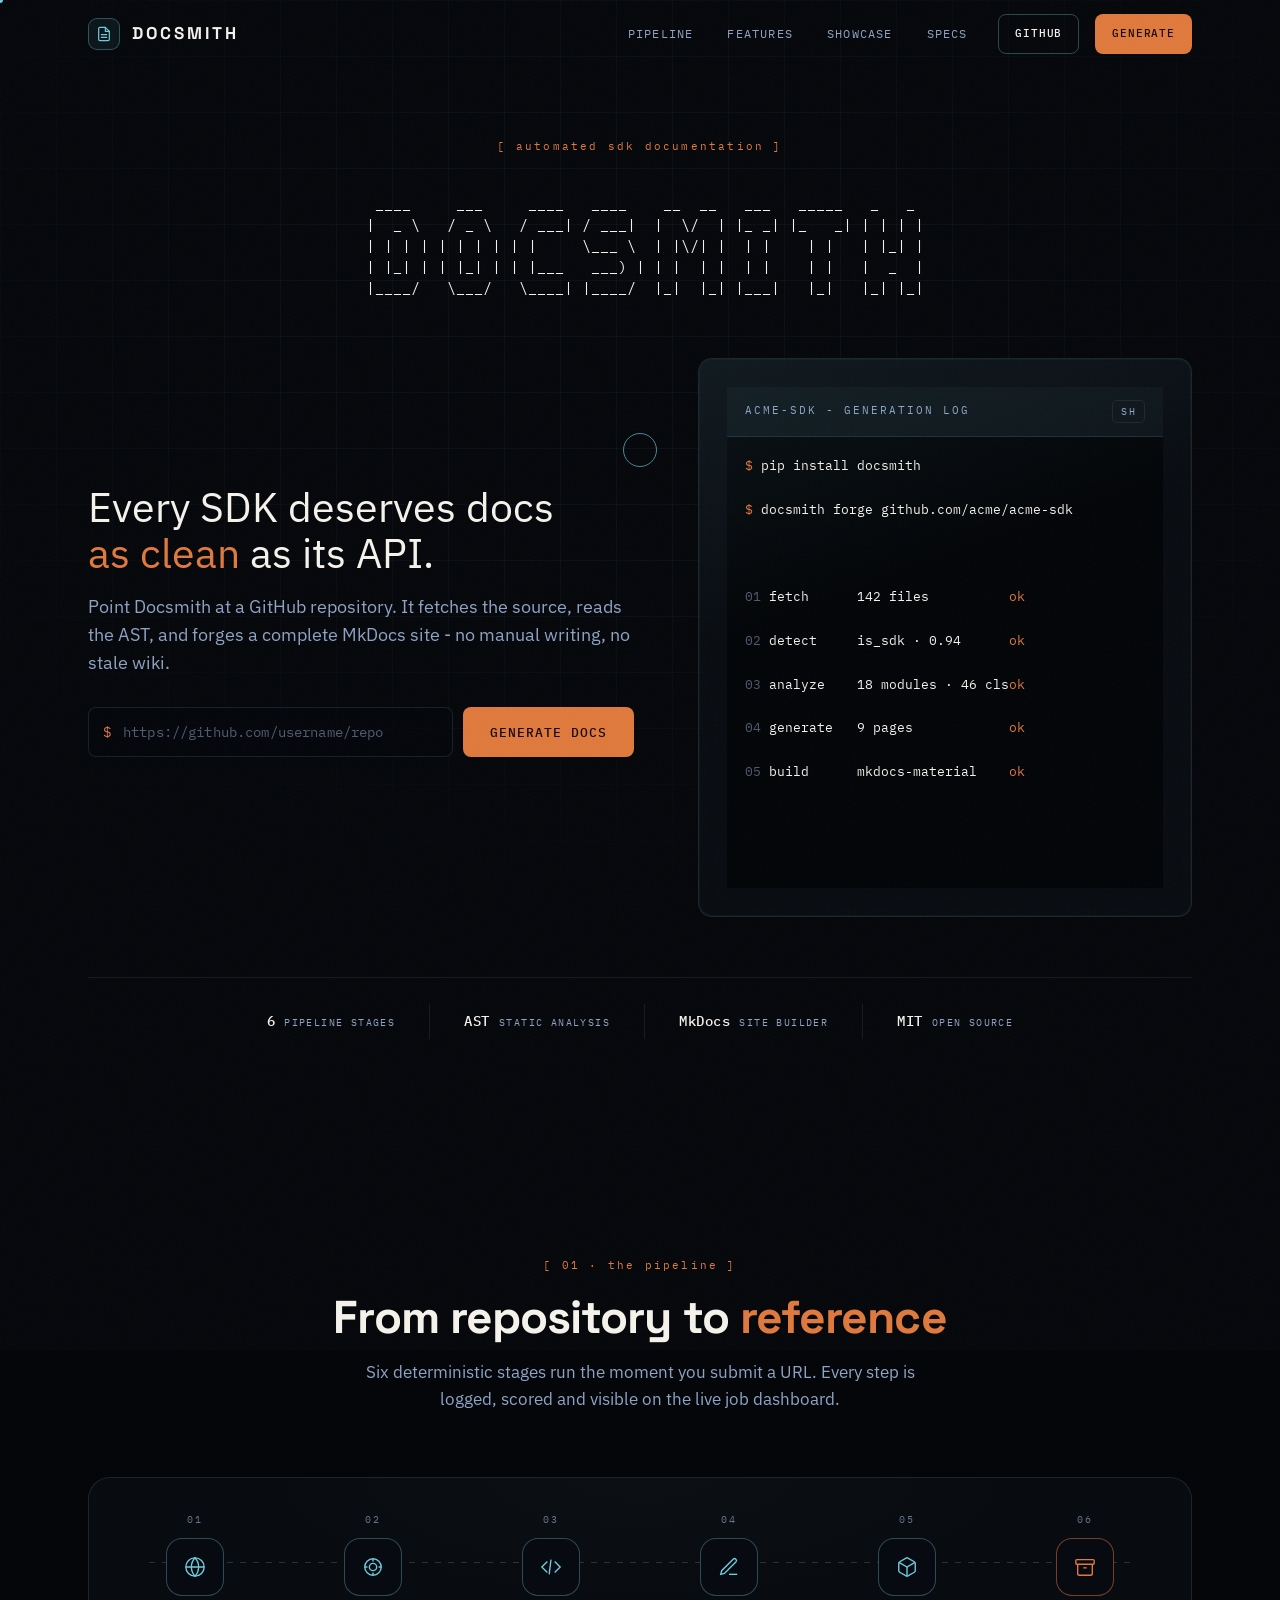
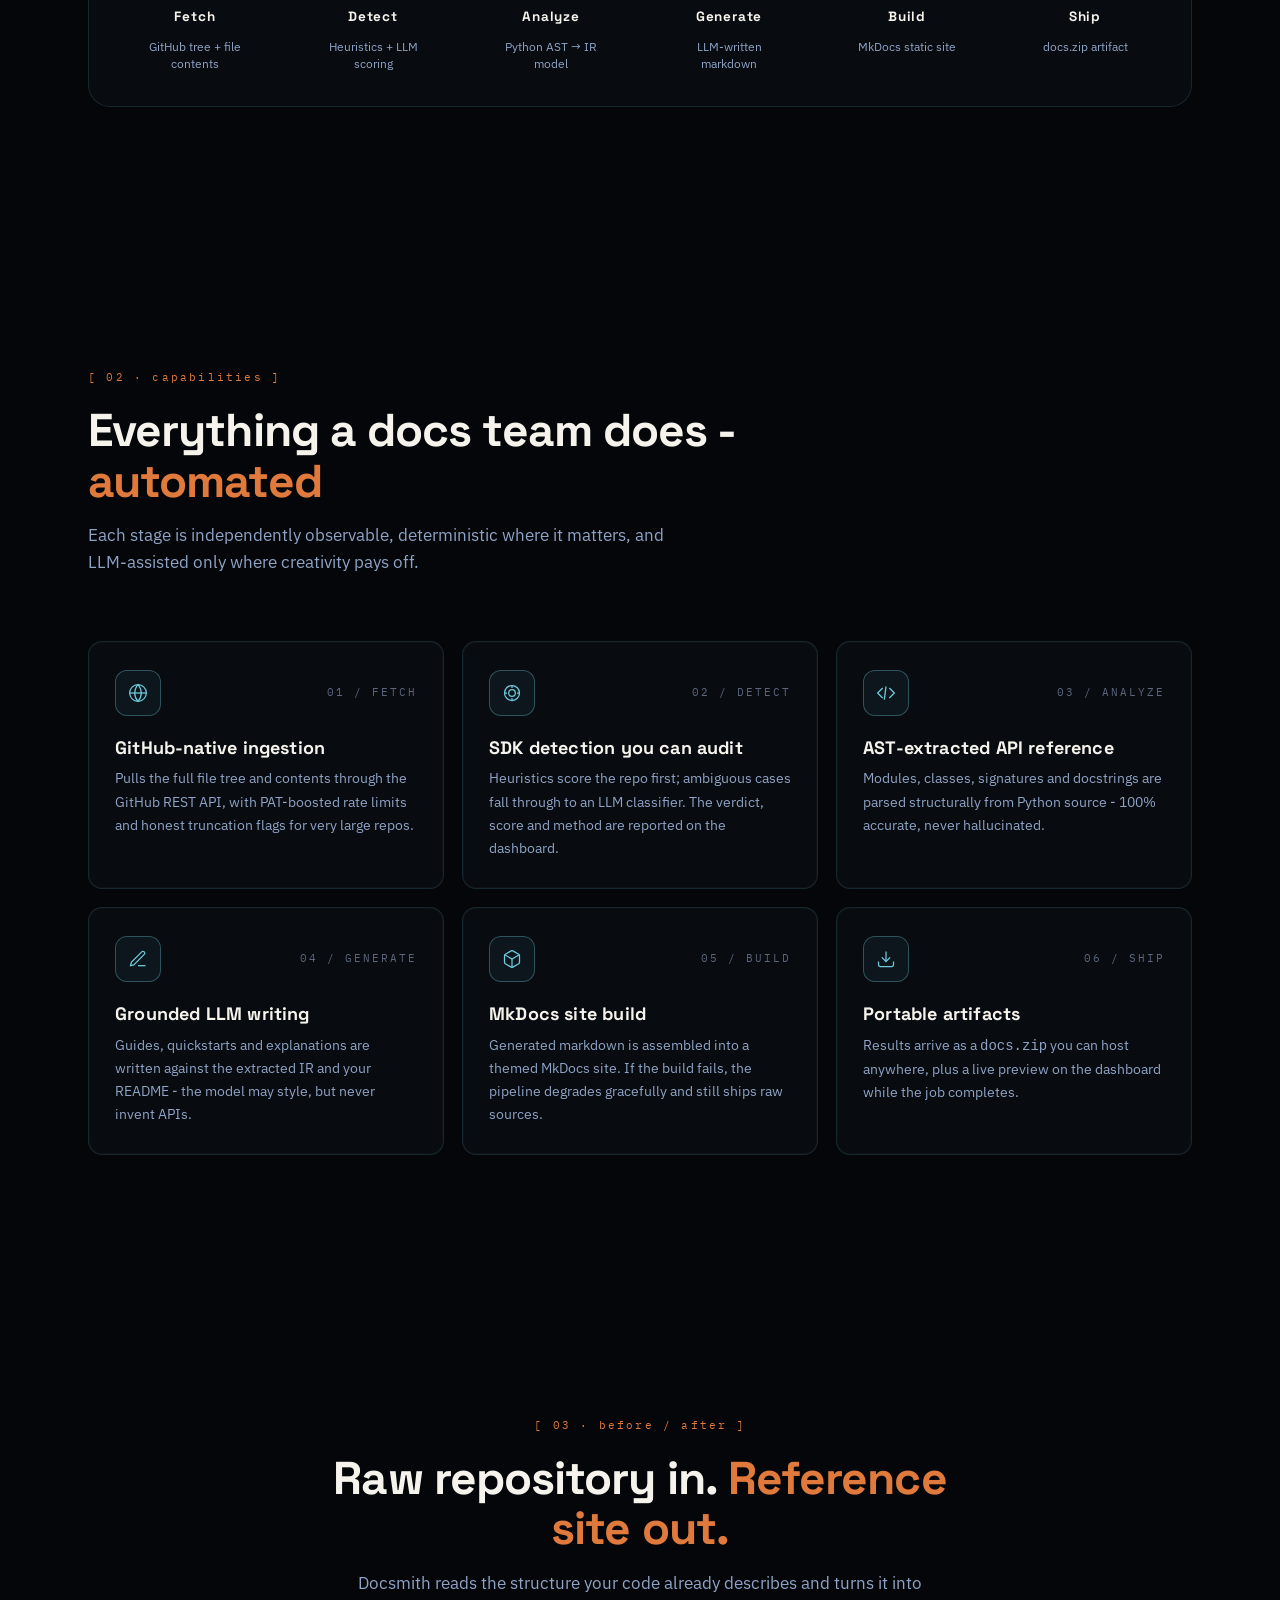
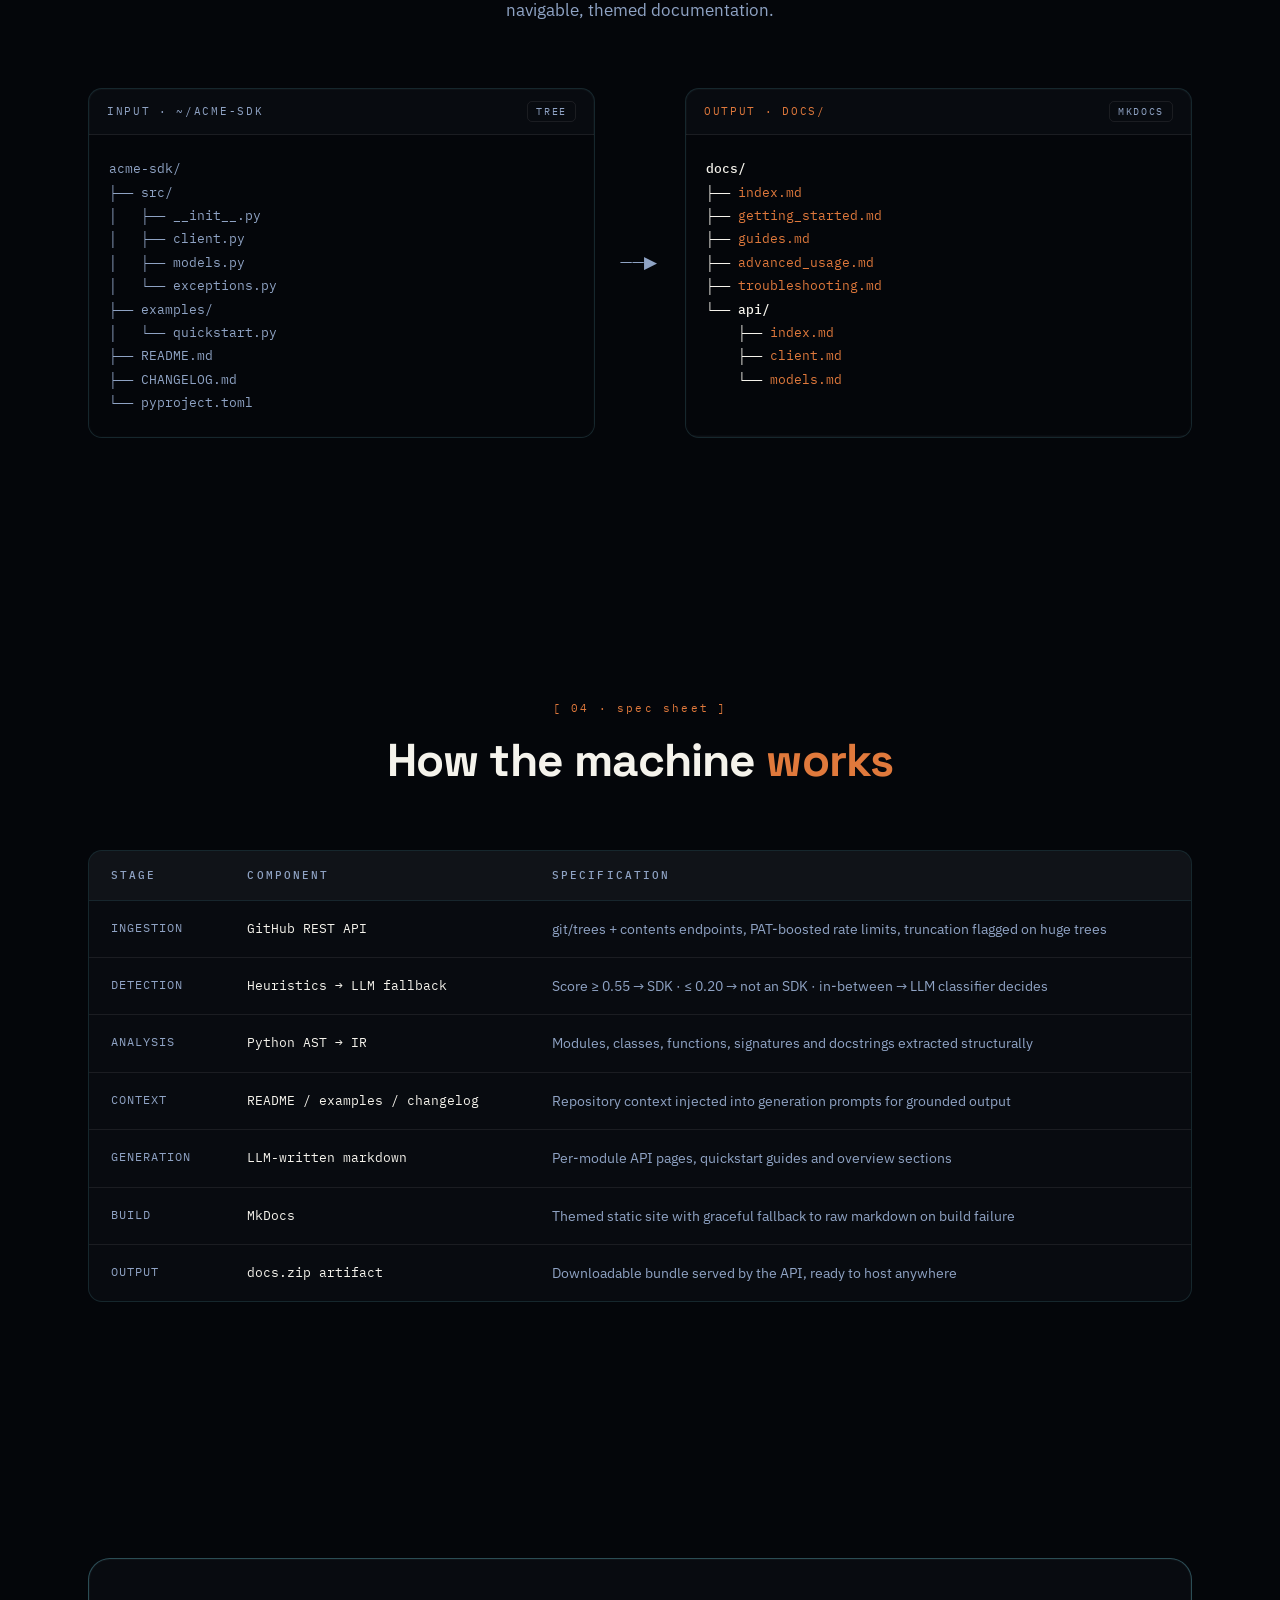
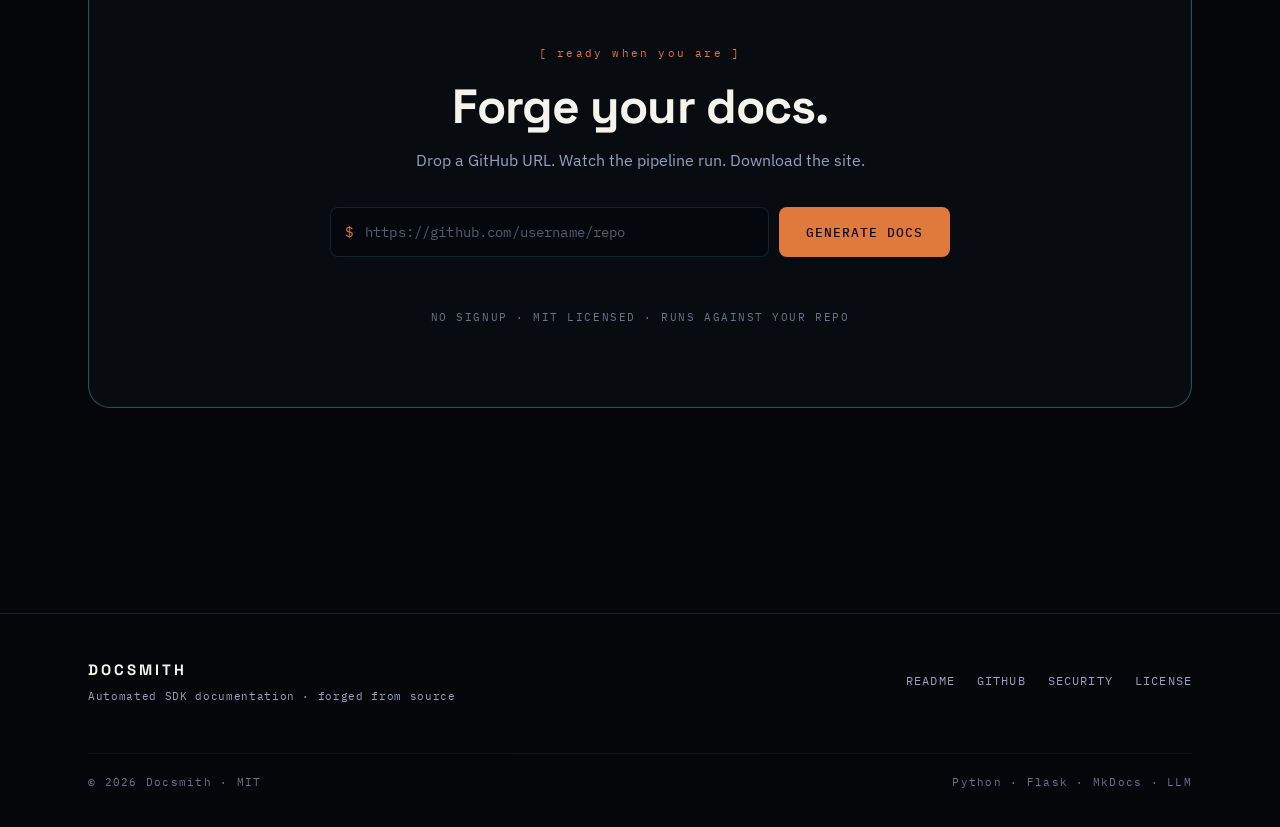
<file: templates/landing.html>
<!DOCTYPE html>
<html lang="en">
<head>
<meta charset="UTF-8">
<meta name="viewport" content="width=device-width, initial-scale=1.0">
<meta name="description" content="Docsmith turns any GitHub SDK repo into a polished MkDocs documentation site - fetched, analyzed and generated automatically.">
<meta name="theme-color" content="#04060a">
<link rel="icon" href="data:image/svg+xml,%3Csvg xmlns='http://www.w3.org/2000/svg' viewBox='0 0 64 64'%3E%3Crect width='64' height='64' rx='16' fill='%2304060a'/%3E%3Crect x='2' y='2' width='60' height='60' rx='14' fill='none' stroke='%236fcbdc' stroke-opacity='.65' stroke-width='2'/%3E%3Ctext x='32' y='46' text-anchor='middle' font-family='monospace' font-weight='700' font-style='italic' font-size='38' fill='%23e08a55'%3ED%3C/text%3E%3C/svg%3E">
<title>Docsmith - Automated SDK Documentation</title>
<link rel="preconnect" href="https://fonts.googleapis.com">
<link rel="preconnect" href="https://fonts.gstatic.com" crossorigin>
<link href="https://fonts.googleapis.com/css2?family=Space+Grotesk:wght@500;700&amp;family=IBM+Plex+Sans:wght@400;500;600&amp;family=IBM+Plex+Mono:wght@400;500&amp;display=swap" rel="stylesheet">
<link rel="stylesheet" href="/static/app.css">
<noscript>
  <style>
    .preloader { display: none !important; }
    [data-reveal] { opacity: 1 !important; transform: none !important; }
    .hero-title .w, .hero-lede, .hero-form-wrap, .hero-metrics, .ascii-logo { opacity: 1 !important; transform: none !important; }
  </style>
</noscript>
</head>
<body>

<!-- Entry sequence -->
<div class="preloader" id="preloader" aria-hidden="true">
  <div class="preloader-logo">DOCSMITH</div>
  <div class="preloader-bar"><div class="preloader-fill"></div></div>
  <div class="preloader-tag">forging documentation</div>
</div>

<!-- Custom cursor (fine pointers only) -->
<div class="cursor-dot" id="cursor-dot" aria-hidden="true"></div>
<div class="cursor-ring" id="cursor-ring" aria-hidden="true"></div>

<!-- Film grain -->
<div class="grain" aria-hidden="true"></div>

<!-- Header -->
<header class="site-header" id="site-header">
  <div class="container nav">
    <a class="nav-brand" href="/" aria-label="Docsmith home">
      <span class="brand-mark" aria-hidden="true">
        <svg width="16" height="16" viewBox="0 0 24 24" fill="none" stroke="currentColor" stroke-width="1.8" stroke-linecap="round" stroke-linejoin="round"><path d="M14 2H6a2 2 0 0 0-2 2v16a2 2 0 0 0 2 2h12a2 2 0 0 0 2-2V8z"/><polyline points="14 2 14 8 20 8"/><line x1="16" y1="13" x2="8" y2="13"/><line x1="16" y1="17" x2="8" y2="17"/></svg>
      </span>
      DOCSMITH
    </a>

    <nav class="nav-links" id="nav-links" aria-label="Primary">
      <a class="nav-link" href="#pipeline">Pipeline</a>
      <a class="nav-link" href="#features">Features</a>
      <a class="nav-link" href="#showcase">Showcase</a>
      <a class="nav-link" href="#specs">Specs</a>
      <a class="btn btn-ghost btn-sm" href="https://github.com/Big-BenW3/Docsmith" target="_blank" rel="noopener">GitHub</a>
      <a class="btn btn-primary btn-sm" href="#generate">Generate</a>
    </nav>

    <button class="nav-toggle" id="nav-toggle" aria-label="Toggle menu" aria-expanded="false">
      <span></span><span></span><span></span>
    </button>
  </div>
</header>

<main>

<!-- ============================== HERO ============================== -->
<section class="hero" id="generate">
  <div class="grid-overlay" aria-hidden="true"></div>

  <div class="container">

    <!-- ASCII masthead -->
    <div class="hero-mast">
      <p class="eyebrow hero-eyebrow">[ automated sdk documentation ]</p>
      <pre class="ascii-logo" aria-hidden="true">  ____     ___     ____   ____    __  __   ___   _____   _   _ 
 |  _ \   / _ \   / ___| / ___|  |  \/  | |_ _| |_   _| | | | |
 | | | | | | | | | |     \___ \  | |\/| |  | |    | |   | |_| |
 | |_| | | |_| | | |___   ___) | | |  | |  | |    | |   |  _  |
 |____/   \___/   \____| |____/  |_|  |_| |___|   |_|   |_| |_|</pre>
      <h1 class="sr-only">Docsmith - automated SDK documentation generator</h1>
    </div>

    <div class="hero-grid">
      <!-- Left: copy + form -->
      <div class="hero-copy">
        <p class="hero-title" aria-hidden="true">
          <span class="line"><span class="w" style="--i:0">Every</span> <span class="w" style="--i:1">SDK</span> <span class="w" style="--i:2">deserves</span> <span class="w" style="--i:3">docs</span></span>
          <span class="line"><span class="w accent" style="--i:4">as</span> <span class="w accent" style="--i:5">clean</span> <span class="w" style="--i:6">as</span> <span class="w" style="--i:7">its</span> <span class="w" style="--i:8">API.</span></span>
        </p>

        <p class="hero-lede">
          Point Docsmith at a GitHub repository. It fetches the source, reads the AST,
          and forges a complete MkDocs site - no manual writing, no stale wiki.
        </p>

        <div class="hero-form-wrap">
          <form class="repo-form" novalidate>
            <div class="field">
              <span class="field-prompt" aria-hidden="true">$</span>
              <input type="text" name="repo_url" placeholder="https://github.com/username/repo" autocomplete="off" spellcheck="false" aria-label="GitHub repository URL">
            </div>
            <button type="submit" class="btn btn-primary">Generate docs</button>
          </form>
          <div class="form-msg" role="status" aria-live="polite"></div>
        </div>
      </div>

      <!-- Right: terminal session -->
      <div class="hero-term card" data-reveal style="--d:200ms">
        <div class="term-head">
          <span class="term-title">acme-sdk - generation log</span>
          <span class="term-chip">sh</span>
        </div>
        <div class="term-body">
          <pre class="run-log"><code><span class="run-line" data-reveal style="--d:300ms"><span class="t-p">$</span> <span class="t-c">pip install docsmith</span></span>
<span class="run-line" data-reveal style="--d:420ms"><span class="t-p">$</span> <span class="t-c">docsmith forge github.com/acme/acme-sdk</span></span>
<span class="run-line" data-reveal style="--d:560ms"> </span>
<span class="run-line" data-reveal style="--d:640ms"><span class="t-n">01</span> fetch      <span class="t-v">142 files</span>          <span class="t-a">ok</span></span>
<span class="run-line" data-reveal style="--d:740ms"><span class="t-n">02</span> detect     <span class="t-v">is_sdk · 0.94</span>      <span class="t-a">ok</span></span>
<span class="run-line" data-reveal style="--d:840ms"><span class="t-n">03</span> analyze    <span class="t-v">18 modules · 46 cls</span><span class="t-a">ok</span></span>
<span class="run-line" data-reveal style="--d:940ms"><span class="t-n">04</span> generate   <span class="t-v">9 pages</span>            <span class="t-a">ok</span></span>
<span class="run-line" data-reveal style="--d:1040ms"><span class="t-n">05</span> build      <span class="t-v">mkdocs-material</span>    <span class="t-a">ok</span></span>
<span class="run-line" data-reveal style="--d:1140ms"> </span>
<span class="run-line" data-reveal style="--d:1240ms"><span class="t-a">→</span> <span class="t-v">acme-sdk-docs.zip</span> <span class="t-n">· 2.4 mb</span><span class="caret"></span></span></code></pre>
        </div>
      </div>
    </div>

    <div class="hero-metrics">
      <div class="metric">
        <span class="metric-num">6</span>
        <span class="metric-label">Pipeline stages</span>
      </div>
      <div class="metric">
        <span class="metric-num">AST</span>
        <span class="metric-label">Static analysis</span>
      </div>
      <div class="metric">
        <span class="metric-num">MkDocs</span>
        <span class="metric-label">Site builder</span>
      </div>
      <div class="metric">
        <span class="metric-num">MIT</span>
        <span class="metric-label">Open source</span>
      </div>
    </div>

  </div>
</section>

<!-- ============================ PIPELINE ============================ -->
<section class="section" id="pipeline">
  <div class="container">
    <div class="section-head center" data-reveal>
      <span class="eyebrow">[ 01 · the pipeline ]</span>
      <h2 class="section-title">From repository to <span class="accent">reference</span></h2>
      <p class="section-desc">Six deterministic stages run the moment you submit a URL. Every step is logged, scored and visible on the live job dashboard.</p>
    </div>

    <div class="flow-shell" data-reveal style="--d:120ms">
      <div class="flow-line" aria-hidden="true"></div>
      <div class="flow">
        <div class="flow-node">
          <span class="node-idx">01</span>
          <span class="node-icon"><svg width="22" height="22" viewBox="0 0 24 24" fill="none" stroke="currentColor" stroke-width="1.5"><circle cx="12" cy="12" r="10"/><path d="M2 12h20"/><path d="M12 2a15.3 15.3 0 0 1 4 10 15.3 15.3 0 0 1-4 10 15.3 15.3 0 0 1-4-10 15.3 15.3 0 0 1 4-10z"/></svg></span>
          <span class="node-title">Fetch</span>
          <span class="node-desc">GitHub tree + file contents</span>
        </div>
        <div class="flow-node">
          <span class="node-idx">02</span>
          <span class="node-icon"><svg width="22" height="22" viewBox="0 0 24 24" fill="none" stroke="currentColor" stroke-width="1.5"><circle cx="12" cy="12" r="9"/><circle cx="12" cy="12" r="4"/><path d="M12 3v3M12 18v3M3 12h3M18 12h3"/></svg></span>
          <span class="node-title">Detect</span>
          <span class="node-desc">Heuristics + LLM scoring</span>
        </div>
        <div class="flow-node">
          <span class="node-idx">03</span>
          <span class="node-icon"><svg width="22" height="22" viewBox="0 0 24 24" fill="none" stroke="currentColor" stroke-width="1.5"><polyline points="16 18 22 12 16 6"/><polyline points="8 6 2 12 8 18"/><line x1="12" y1="4" x2="10" y2="20"/></svg></span>
          <span class="node-title">Analyze</span>
          <span class="node-desc">Python AST → IR model</span>
        </div>
        <div class="flow-node">
          <span class="node-idx">04</span>
          <span class="node-icon"><svg width="22" height="22" viewBox="0 0 24 24" fill="none" stroke="currentColor" stroke-width="1.5"><path d="M12 20h9"/><path d="M16.5 3.5a2.12 2.12 0 0 1 3 3L7 19l-4 1 1-4L16.5 3.5z"/></svg></span>
          <span class="node-title">Generate</span>
          <span class="node-desc">LLM-written markdown</span>
        </div>
        <div class="flow-node">
          <span class="node-idx">05</span>
          <span class="node-icon"><svg width="22" height="22" viewBox="0 0 24 24" fill="none" stroke="currentColor" stroke-width="1.5"><path d="M21 16V8a2 2 0 0 0-1-1.73l-7-4a2 2 0 0 0-2 0l-7 4A2 2 0 0 0 3 8v8a2 2 0 0 0 1 1.73l7 4a2 2 0 0 0 2 0l7-4A2 2 0 0 0 21 16z"/><polyline points="3.27 6.96 12 12.01 20.73 6.96"/><line x1="12" y1="22.08" x2="12" y2="12"/></svg></span>
          <span class="node-title">Build</span>
          <span class="node-desc">MkDocs static site</span>
        </div>
        <div class="flow-node">
          <span class="node-idx">06</span>
          <span class="node-icon"><svg width="22" height="22" viewBox="0 0 24 24" fill="none" stroke="currentColor" stroke-width="1.5"><rect x="2" y="4" width="20" height="5" rx="1"/><path d="M4 9v10a2 2 0 0 0 2 2h12a2 2 0 0 0 2-2V9"/><line x1="10" y1="13" x2="14" y2="13"/></svg></span>
          <span class="node-title">Ship</span>
          <span class="node-desc">docs.zip artifact</span>
        </div>
      </div>
    </div>
  </div>
</section>

<!-- ============================ FEATURES ============================ -->
<section class="section" id="features">
  <div class="container">
    <div class="section-head" data-reveal>
      <span class="eyebrow">[ 02 · capabilities ]</span>
      <h2 class="section-title">Everything a docs team does - <span class="accent">automated</span></h2>
      <p class="section-desc">Each stage is independently observable, deterministic where it matters, and LLM-assisted only where creativity pays off.</p>
    </div>

    <div class="feature-grid">
      <article class="feature-card" data-reveal style="--d:0ms">
        <div class="fc-head">
          <span class="fc-icon"><svg width="20" height="20" viewBox="0 0 24 24" fill="none" stroke="currentColor" stroke-width="1.5"><circle cx="12" cy="12" r="10"/><path d="M2 12h20"/><path d="M12 2a15.3 15.3 0 0 1 4 10 15.3 15.3 0 0 1-4 10 15.3 15.3 0 0 1-4-10 15.3 15.3 0 0 1 4-10z"/></svg></span>
          <span class="fc-idx">01 / FETCH</span>
        </div>
        <h3>GitHub-native ingestion</h3>
        <p>Pulls the full file tree and contents through the GitHub REST API, with PAT-boosted rate limits and honest truncation flags for very large repos.</p>
      </article>

      <article class="feature-card" data-reveal style="--d:60ms">
        <div class="fc-head">
          <span class="fc-icon"><svg width="20" height="20" viewBox="0 0 24 24" fill="none" stroke="currentColor" stroke-width="1.5"><circle cx="12" cy="12" r="9"/><circle cx="12" cy="12" r="4"/><path d="M12 3v3M12 18v3M3 12h3M18 12h3"/></svg></span>
          <span class="fc-idx">02 / DETECT</span>
        </div>
        <h3>SDK detection you can audit</h3>
        <p>Heuristics score the repo first; ambiguous cases fall through to an LLM classifier. The verdict, score and method are reported on the dashboard.</p>
      </article>

      <article class="feature-card" data-reveal style="--d:120ms">
        <div class="fc-head">
          <span class="fc-icon"><svg width="20" height="20" viewBox="0 0 24 24" fill="none" stroke="currentColor" stroke-width="1.5"><polyline points="16 18 22 12 16 6"/><polyline points="8 6 2 12 8 18"/><line x1="12" y1="4" x2="10" y2="20"/></svg></span>
          <span class="fc-idx">03 / ANALYZE</span>
        </div>
        <h3>AST-extracted API reference</h3>
        <p>Modules, classes, signatures and docstrings are parsed structurally from Python source - 100% accurate, never hallucinated.</p>
      </article>

      <article class="feature-card" data-reveal style="--d:0ms">
        <div class="fc-head">
          <span class="fc-icon"><svg width="20" height="20" viewBox="0 0 24 24" fill="none" stroke="currentColor" stroke-width="1.5"><path d="M12 20h9"/><path d="M16.5 3.5a2.12 2.12 0 0 1 3 3L7 19l-4 1 1-4L16.5 3.5z"/></svg></span>
          <span class="fc-idx">04 / GENERATE</span>
        </div>
        <h3>Grounded LLM writing</h3>
        <p>Guides, quickstarts and explanations are written against the extracted IR and your README - the model may style, but never invent APIs.</p>
      </article>

      <article class="feature-card" data-reveal style="--d:60ms">
        <div class="fc-head">
          <span class="fc-icon"><svg width="20" height="20" viewBox="0 0 24 24" fill="none" stroke="currentColor" stroke-width="1.5"><path d="M21 16V8a2 2 0 0 0-1-1.73l-7-4a2 2 0 0 0-2 0l-7 4A2 2 0 0 0 3 8v8a2 2 0 0 0 1 1.73l7 4a2 2 0 0 0 2 0l7-4A2 2 0 0 0 21 16z"/><polyline points="3.27 6.96 12 12.01 20.73 6.96"/><line x1="12" y1="22.08" x2="12" y2="12"/></svg></span>
          <span class="fc-idx">05 / BUILD</span>
        </div>
        <h3>MkDocs site build</h3>
        <p>Generated markdown is assembled into a themed MkDocs site. If the build fails, the pipeline degrades gracefully and still ships raw sources.</p>
      </article>

      <article class="feature-card" data-reveal style="--d:120ms">
        <div class="fc-head">
          <span class="fc-icon"><svg width="20" height="20" viewBox="0 0 24 24" fill="none" stroke="currentColor" stroke-width="1.5"><path d="M21 15v4a2 2 0 0 1-2 2H5a2 2 0 0 1-2-2v-4"/><polyline points="7 10 12 15 17 10"/><line x1="12" y1="15" x2="12" y2="3"/></svg></span>
          <span class="fc-idx">06 / SHIP</span>
        </div>
        <h3>Portable artifacts</h3>
        <p>Results arrive as a <code>docs.zip</code> you can host anywhere, plus a live preview on the dashboard while the job completes.</p>
      </article>
    </div>
  </div>
</section>

<!-- ============================ SHOWCASE ============================ -->
<section class="section" id="showcase">
  <div class="container">
    <div class="section-head center" data-reveal>
      <span class="eyebrow">[ 03 · before / after ]</span>
      <h2 class="section-title">Raw repository in. <span class="accent">Reference site out.</span></h2>
      <p class="section-desc">Docsmith reads the structure your code already describes and turns it into navigable, themed documentation.</p>
    </div>

    <div class="compare" data-reveal style="--d:120ms">
      <!-- Input -->
      <div class="compare-pane pane-input">
        <div class="pane-head">
          <span>input · ~/acme-sdk</span>
          <span class="pane-tag">tree</span>
        </div>
        <div class="pane-body">
<pre class="ascii-tree">acme-sdk/
├── src/
│   ├── __init__.py
│   ├── client.py
│   ├── models.py
│   └── exceptions.py
├── examples/
│   └── quickstart.py
├── README.md
├── CHANGELOG.md
└── pyproject.toml</pre>
        </div>
      </div>

      <!-- Arrow -->
      <div class="compare-arrow" aria-hidden="true">──▶</div>

      <!-- Output -->
      <div class="compare-pane pane-output">
        <div class="pane-head">
          <span>output · docs/</span>
          <span class="pane-tag">mkdocs</span>
        </div>
        <div class="pane-body">
<pre class="ascii-tree"><span class="tree-dir">docs/</span>
├── <span class="tree-md">index.md</span>
├── <span class="tree-md">getting_started.md</span>
├── <span class="tree-md">guides.md</span>
├── <span class="tree-md">advanced_usage.md</span>
├── <span class="tree-md">troubleshooting.md</span>
└── <span class="tree-dir">api/</span>
    ├── <span class="tree-md">index.md</span>
    ├── <span class="tree-md">client.md</span>
    └── <span class="tree-md">models.md</span></pre>
        </div>
      </div>
    </div>
  </div>
</section>

<!-- ============================== SPECS ============================== -->
<section class="section" id="specs">
  <div class="container">
    <div class="section-head center" data-reveal>
      <span class="eyebrow">[ 04 · spec sheet ]</span>
      <h2 class="section-title">How the machine <span class="accent">works</span></h2>
    </div>

    <div class="table-wrap" data-reveal style="--d:100ms">
      <table class="spec-table">
        <thead>
          <tr><th>Stage</th><th>Component</th><th>Specification</th></tr>
        </thead>
        <tbody>
          <tr>
            <td>Ingestion</td>
            <td>GitHub REST API</td>
            <td>git/trees + contents endpoints, PAT-boosted rate limits, truncation flagged on huge trees</td>
          </tr>
          <tr>
            <td>Detection</td>
            <td>Heuristics → LLM fallback</td>
            <td>Score ≥ 0.55 → SDK · ≤ 0.20 → not an SDK · in-between → LLM classifier decides</td>
          </tr>
          <tr>
            <td>Analysis</td>
            <td>Python AST → IR</td>
            <td>Modules, classes, functions, signatures and docstrings extracted structurally</td>
          </tr>
          <tr>
            <td>Context</td>
            <td>README / examples / changelog</td>
            <td>Repository context injected into generation prompts for grounded output</td>
          </tr>
          <tr>
            <td>Generation</td>
            <td>LLM-written markdown</td>
            <td>Per-module API pages, quickstart guides and overview sections</td>
          </tr>
          <tr>
            <td>Build</td>
            <td>MkDocs</td>
            <td>Themed static site with graceful fallback to raw markdown on build failure</td>
          </tr>
          <tr>
            <td>Output</td>
            <td>docs.zip artifact</td>
            <td>Downloadable bundle served by the API, ready to host anywhere</td>
          </tr>
        </tbody>
      </table>
    </div>
  </div>
</section>

<!-- =============================== CTA =============================== -->
<section class="section" id="cta">
  <div class="container">
    <div class="cta-box" data-reveal>
      <span class="eyebrow cta-eyebrow">[ ready when you are ]</span>
      <h2>Forge your docs.</h2>
      <p class="cta-sub">Drop a GitHub URL. Watch the pipeline run. Download the site.</p>
      <form class="repo-form" novalidate>
        <div class="field">
          <span class="field-prompt" aria-hidden="true">$</span>
          <input type="text" name="repo_url" placeholder="https://github.com/username/repo" autocomplete="off" spellcheck="false" aria-label="GitHub repository URL">
        </div>
        <button type="submit" class="btn btn-primary">Generate docs</button>
      </form>
      <div class="form-msg" role="status" aria-live="polite"></div>
      <div class="cta-note">No signup · MIT licensed · runs against your repo</div>
    </div>
  </div>
</section>

</main>

<!-- ============================= FOOTER ============================= -->
<footer class="site-footer">
  <div class="container">
    <div class="footer-grid">
      <div class="footer-brand">
        <span class="flogo">DOCSMITH</span>
        <span class="ftag">Automated SDK documentation · forged from source</span>
      </div>
      <nav class="footer-links" aria-label="Footer">
        <a href="https://github.com/Big-BenW3/Docsmith#readme" target="_blank" rel="noopener">README</a>
        <a href="https://github.com/Big-BenW3/Docsmith" target="_blank" rel="noopener">GitHub</a>
        <a href="https://github.com/Big-BenW3/Docsmith/blob/main/SECURITY.md" target="_blank" rel="noopener">Security</a>
        <a href="https://github.com/Big-BenW3/Docsmith/blob/main/LICENSE" target="_blank" rel="noopener">License</a>
      </nav>
      <div class="footer-meta">
        <span>© 2026 Docsmith · MIT</span>
        <span>Python · Flask · MkDocs · LLM</span>
      </div>
    </div>
  </div>
</footer>

<div class="toast-stack" id="toast-stack" aria-live="polite"></div>

<script>
/* =========================================================================
   Docsmith landing - interactions
   Vanilla JS, no dependencies. Everything degrades gracefully without it.
   ========================================================================= */
(function () {
  'use strict';

  const $  = (s, c) => (c || document).querySelector(s);
  const $$ = (s, c) => Array.from((c || document).querySelectorAll(s));
  const finePointer = window.matchMedia('(hover: hover) and (pointer: fine)');

  /* ---------------------------------------------------------------------
     Toasts
     --------------------------------------------------------------------- */
  const toastStack = $('#toast-stack');
  function toast(message, kind) {
    if (!toastStack) return;
    const el = document.createElement('div');
    el.className = 'toast ' + (kind || '');
    el.textContent = message;
    toastStack.appendChild(el);
    requestAnimationFrame(() => el.classList.add('in'));
    setTimeout(() => {
      el.classList.remove('in');
      setTimeout(() => el.remove(), 400);
    }, 3600);
  }

  /* ---------------------------------------------------------------------
     Preloader - reveal once assets settle (with hard fallbacks)
     --------------------------------------------------------------------- */
  const preloader = $('#preloader');
  const bootAt = Date.now();
  function dismissPreloader() {
    if (!preloader || preloader.classList.contains('done')) return;
    const wait = Math.max(0, 750 - (Date.now() - bootAt));
    setTimeout(() => preloader.classList.add('done'), wait);
  }
  if (document.readyState === 'complete') dismissPreloader();
  else window.addEventListener('load', dismissPreloader);
  setTimeout(dismissPreloader, 2600); // never trap the user

  /* ---------------------------------------------------------------------
     Custom cursor - lerped ring + instant dot (fine pointers only)
     --------------------------------------------------------------------- */
  const dot = $('#cursor-dot');
  const ring = $('#cursor-ring');
  if (finePointer.matches && dot && ring) {
    document.body.classList.add('has-cursor');
    let mx = innerWidth / 2, my = innerHeight / 2;
    let rx = mx, ry = my;

    window.addEventListener('mousemove', (e) => {
      mx = e.clientX; my = e.clientY;
      dot.style.transform = 'translate(' + (mx - 3) + 'px,' + (my - 3) + 'px)';
    }, { passive: true });

    (function loop() {
      rx += (mx - rx) * 0.16;
      ry += (my - ry) * 0.16;
      ring.style.transform = 'translate(' + (rx - 17) + 'px,' + (ry - 17) + 'px)';
      requestAnimationFrame(loop);
    })();

    document.addEventListener('mouseover', (e) => {
      if (e.target.closest('a, button, input, .feature-card, .flow-node')) ring.classList.add('hovering');
    });
    document.addEventListener('mouseout', (e) => {
      if (e.target.closest('a, button, input, .feature-card, .flow-node')) ring.classList.remove('hovering');
    });
    window.addEventListener('mousedown', () => ring.classList.add('pressed'));
    window.addEventListener('mouseup', () => ring.classList.remove('pressed'));
  }

  /* ---------------------------------------------------------------------
     Header - glass on scroll, hide on scroll-down / reveal on scroll-up
     --------------------------------------------------------------------- */
  const header = $('#site-header');
  let lastY = window.scrollY;
  function onScroll() {
    if (!header) return;
    const y = window.scrollY;
    header.classList.toggle('scrolled', y > 12);
    const goingDown = y > lastY && y > 240;
    const menuOpen = $('#nav-links') && $('#nav-links').classList.contains('open');
    header.classList.toggle('hidden-up', goingDown && !menuOpen);
    lastY = y;
  }
  window.addEventListener('scroll', onScroll, { passive: true });
  onScroll();

  /* ---------------------------------------------------------------------
     Mobile nav
     --------------------------------------------------------------------- */
  const navToggle = $('#nav-toggle');
  const navLinks = $('#nav-links');
  if (navToggle && navLinks) {
    navToggle.addEventListener('click', () => {
      const open = navLinks.classList.toggle('open');
      navToggle.classList.toggle('open', open);
      navToggle.setAttribute('aria-expanded', String(open));
    });
    navLinks.addEventListener('click', (e) => {
      if (e.target.closest('a')) {
        navLinks.classList.remove('open');
        navToggle.classList.remove('open');
        navToggle.setAttribute('aria-expanded', 'false');
      }
    });
  }

  /* ---------------------------------------------------------------------
     Smooth anchor scrolling (accounts for fixed header)
     --------------------------------------------------------------------- */
  $$('a[href^="#"]').forEach((a) => {
    a.addEventListener('click', (e) => {
      const id = a.getAttribute('href');
      if (!id || id === '#') return;
      const target = document.querySelector(id);
      if (!target) return;
      e.preventDefault();
      const top = target.getBoundingClientRect().top + window.scrollY - 74;
      window.scrollTo({ top: top, behavior: 'smooth' });
    });
  });

  /* ---------------------------------------------------------------------
     Scroll reveals
     --------------------------------------------------------------------- */
  const revealables = $$('[data-reveal]');
  if ('IntersectionObserver' in window) {
    const io = new IntersectionObserver((entries) => {
      entries.forEach((entry) => {
        if (entry.isIntersecting) {
          entry.target.classList.add('in');
          io.unobserve(entry.target);
        }
      });
    }, { rootMargin: '0px 0px -8% 0px', threshold: 0.08 });
    revealables.forEach((el) => io.observe(el));
  } else {
    revealables.forEach((el) => el.classList.add('in'));
  }

  /* ---------------------------------------------------------------------
     Repo submission forms - validation, loading and inline error states
     --------------------------------------------------------------------- */
  function setMsg(form, text, ok) {
    const msg = form.parentElement.querySelector('.form-msg');
    if (!msg) return;
    msg.textContent = text || '';
    msg.classList.toggle('ok', !!ok);
    msg.classList.toggle('visible', !!text);
  }

  function normalizeRepoUrl(raw) {
    let url = raw.trim();
    if (!url) return null;
    if (!/^https?:\/\//i.test(url)) url = 'https://' + url;
    if (!/^https?:\/\/(www\.)?github\.com\/[\w.-]+\/[\w.-]+\/?$/i.test(url)) return null;
    return url.replace(/\/+$/, '');
  }

  $$('.repo-form').forEach((form) => {
    const input = form.querySelector('input');
    const button = form.querySelector('button');
    const defaultLabel = button.textContent;

    input.addEventListener('input', () => {
      form.classList.remove('error');
      setMsg(form, '');
    });

    form.addEventListener('submit', async (e) => {
      e.preventDefault();
      const repoUrl = normalizeRepoUrl(input.value);

      if (!repoUrl) {
        form.classList.remove('error');
        void form.offsetWidth; /* restart shake animation */
        form.classList.add('error');
        setMsg(form, '✕ Enter a valid GitHub URL - e.g. https://github.com/owner/repo');
        input.focus();
        return;
      }

      form.classList.remove('error');
      button.disabled = true;
      button.innerHTML = '<span class="spinner" aria-hidden="true"></span> Queued…';
      setMsg(form, 'Contacting the pipeline…', true);

      try {
        const resp = await fetch('/api/generate', {
          method: 'POST',
          headers: { 'Content-Type': 'application/json' },
          body: JSON.stringify({ repo_url: repoUrl, branch: 'main' }),
        });
        const data = await resp.json().catch(() => ({}));
        if (!resp.ok) throw new Error(data.error || ('HTTP ' + resp.status));

        setMsg(form, '✓ Job ' + data.job_id + ' queued - opening dashboard…', true);
        toast('Job queued: ' + data.job_id, 'ok');
        setTimeout(() => { window.location.href = '/generate?job=' + data.job_id; }, 550);
      } catch (err) {
        setMsg(form, '✕ ' + (err.message || 'Request failed') + ' - try again');
        toast(err.message || 'Failed to queue job', 'err');
        button.disabled = false;
        button.textContent = defaultLabel;
      }
    });
  });
})();
</script>
</body>
</html>
</file>
<file: static/app.css>
/* =============================================================================
   DOCSMITH - Premium Design System
   -----------------------------------------------------------------------------
   Deep-space dark theme · cyan/copper accents · glass surfaces · grain texture
   Type: Space Grotesk (display) / IBM Plex Sans (body) / IBM Plex Mono (data)

   Performance rules:
     - Only transform & opacity are animated (compositor-friendly).
     - Heavy loops are gated behind (hover:hover) / prefers-reduced-motion.
     - Custom properties are read once at paint time, never animated.
   ============================================================================= */

/* ---------------------------------------------------------------------------
   1. Tokens
   --------------------------------------------------------------------------- */
:root {
  /* Surfaces */
  --bg:            #04060a;
  --bg-2:          #070b11;
  --panel:         rgba(10, 14, 20, 0.72);
  --panel-solid:   #0a0e14;
  --panel-raise:   rgba(16, 22, 30, 0.85);

  /* Lines */
  --border:        rgba(111, 203, 220, 0.14);
  --border-hi:     rgba(111, 203, 220, 0.34);
  --hair:          rgba(245, 243, 236, 0.08);

  /* Accents */
  --cyan:          #6FCBDC;
  --cyan-deep:     #2f9fb8;
  --copper:        #E0793C;
  --copper-hi:     #f08a52;
  --bone:          #F5F3EC;
  --slate:         #8FA3C4;
  --ok:            #4ade80;
  --err:           #f87171;
  --warn:          #fbbf24;

  /* Type */
  --font-display:  'Space Grotesk', system-ui, sans-serif;
  --font-body:     'IBM Plex Sans', system-ui, sans-serif;
  --font-mono:     'IBM Plex Mono', ui-monospace, 'SF Mono', Menlo, monospace;

  /* Geometry */
  --r-sm: 8px;
  --r-md: 14px;
  --r-lg: 22px;
  --r-pill: 999px;
  --wrap: 1160px;

  /* Motion */
  --ease-out:   cubic-bezier(0.16, 1, 0.3, 1);
  --ease-soft:  cubic-bezier(0.4, 0, 0.2, 1);
  --ease-spring: cubic-bezier(0.34, 1.56, 0.64, 1);
  --t-fast: 0.18s;
  --t-med: 0.35s;
  --t-slow: 0.7s;

  /* Elevation */
  --glow-cyan:  0 0 0 1px rgba(111, 203, 220, 0.25), 0 8px 40px -12px rgba(111, 203, 220, 0.35);
  --shadow-lg:  0 24px 60px -24px rgba(0, 0, 0, 0.8);
}

/* ---------------------------------------------------------------------------
   2. Reset & base
   --------------------------------------------------------------------------- */
*, *::before, *::after { box-sizing: border-box; }

html {
  scroll-behavior: smooth;
  -webkit-text-size-adjust: 100%;
}

body {
  margin: 0;
  background: var(--bg);
  color: var(--bone);
  font-family: var(--font-body);
  font-size: 16px;
  line-height: 1.6;
  -webkit-font-smoothing: antialiased;
  text-rendering: optimizeLegibility;
  overflow-x: hidden;
}

h1, h2, h3, h4 {
  font-family: var(--font-display);
  font-weight: 700;
  line-height: 1.1;
  letter-spacing: -0.02em;
  margin: 0;
}

p { margin: 0; }
a { color: inherit; text-decoration: none; }
img, svg { display: block; max-width: 100%; }
button { font: inherit; color: inherit; background: none; border: 0; cursor: pointer; }
input { font: inherit; }

[hidden] { display: none !important; }

::selection { background: rgba(111, 203, 220, 0.35); color: #04121a; }

:focus-visible {
  outline: 2px solid var(--cyan);
  outline-offset: 3px;
  border-radius: 4px;
}

/* Scrollbars */
* { scrollbar-width: thin; scrollbar-color: rgba(111, 203, 220, 0.3) transparent; }
*::-webkit-scrollbar { width: 10px; height: 10px; }
*::-webkit-scrollbar-track { background: transparent; }
*::-webkit-scrollbar-thumb {
  background: rgba(111, 203, 220, 0.25);
  border-radius: 8px;
  border: 3px solid var(--bg);
}
*::-webkit-scrollbar-thumb:hover { background: rgba(111, 203, 220, 0.5); }

/* ---------------------------------------------------------------------------
   3. Layout helpers
   --------------------------------------------------------------------------- */
.container {
  width: 100%;
  max-width: var(--wrap);
  margin-inline: auto;
  padding-inline: 28px;
}

.section { position: relative; padding: clamp(72px, 10vw, 128px) 0; }

.section-head {
  max-width: 680px;
  margin-bottom: clamp(40px, 6vw, 64px);
}
.section-head.center { margin-inline: auto; text-align: center; }

.eyebrow {
  display: inline-block;
  font-family: var(--font-mono);
  font-size: 11px;
  letter-spacing: 0.2em;
  text-transform: lowercase;
  color: var(--copper);
  margin-bottom: 18px;
}

.sr-only {
  position: absolute;
  width: 1px;
  height: 1px;
  padding: 0;
  margin: -1px;
  overflow: hidden;
  clip: rect(0 0 0 0);
  white-space: nowrap;
  border: 0;
}

.section-title {
  font-size: clamp(30px, 4.4vw, 46px);
  margin-bottom: 16px;
}
.section-title .accent {
  color: var(--copper);
}

.section-desc {
  color: var(--slate);
  font-size: 17px;
  max-width: 58ch;
}
.section-head.center .section-desc { margin-inline: auto; }

/* ---------------------------------------------------------------------------
   4. Shared components
   --------------------------------------------------------------------------- */

/* --- Chips & badges ------------------------------------------------------ */
.chip {
  display: inline-flex;
  align-items: center;
  gap: 9px;
  padding: 8px 16px;
  border: 1px solid var(--border);
  border-radius: var(--r-pill);
  background: rgba(111, 203, 220, 0.05);
  font-family: var(--font-mono);
  font-size: 11px;
  letter-spacing: 0.14em;
  text-transform: uppercase;
  color: var(--slate);
}
.chip .dot {
  width: 7px;
  height: 7px;
  border-radius: 50%;
  background: var(--cyan);
  box-shadow: 0 0 10px var(--cyan);
  animation: pulse-dot 2s var(--ease-soft) infinite;
}

.mono-tag {
  font-family: var(--font-mono);
  font-size: 11px;
  letter-spacing: 0.1em;
  color: var(--slate);
}

/* --- Buttons ------------------------------------------------------------- */
.btn {
  position: relative;
  display: inline-flex;
  align-items: center;
  justify-content: center;
  gap: 10px;
  padding: 14px 26px;
  border-radius: var(--r-sm);
  font-family: var(--font-mono);
  font-size: 12.5px;
  font-weight: 500;
  letter-spacing: 0.08em;
  text-transform: uppercase;
  white-space: nowrap;
  border: 1px solid transparent;
  transition: transform var(--t-fast) var(--ease-out),
              box-shadow var(--t-med) var(--ease-out),
              background-color var(--t-fast) var(--ease-soft),
              border-color var(--t-fast) var(--ease-soft),
              color var(--t-fast) var(--ease-soft);
  overflow: hidden;
  will-change: transform;
}
.btn:active { transform: translateY(1px) scale(0.985); }
.btn:disabled {
  opacity: 0.55;
  cursor: not-allowed;
  transform: none;
}

/* Primary - flat copper, no glow */
.btn-primary {
  background: var(--copper);
  color: #14090a;
}
.btn-primary:hover { background: var(--copper-hi); }

.btn-ghost {
  background: transparent;
  border-color: var(--border-hi);
  color: var(--bone);
}
.btn-ghost:hover {
  background: rgba(245, 243, 236, 0.05);
  border-color: var(--slate);
}

.btn-solid-cyan {
  background: var(--cyan);
  color: #04121a;
}
.btn-solid-cyan:hover { background: #8fdcec; }

.btn-sm { padding: 10px 16px; font-size: 11px; }

/* Spinner inside buttons */
.btn .spinner {
  width: 14px;
  height: 14px;
  border: 2px solid rgba(18, 8, 10, 0.3);
  border-top-color: #12080a;
  border-radius: 50%;
  animation: spin 0.7s linear infinite;
}
.btn-ghost .spinner,
.btn-secondary .spinner {
  border-color: rgba(111, 203, 220, 0.25);
  border-top-color: var(--cyan);
}

/* --- Glass card ---------------------------------------------------------- */
.card {
  position: relative;
  background: var(--panel);
  border: 1px solid var(--border);
  border-radius: var(--r-md);
  padding: clamp(20px, 3vw, 28px);
  backdrop-filter: blur(14px);
  -webkit-backdrop-filter: blur(14px);
  transition: border-color var(--t-med) var(--ease-soft),
              transform var(--t-med) var(--ease-out),
              box-shadow var(--t-med) var(--ease-out);
}
.card::before {
  content: "";
  position: absolute;
  inset: 0;
  border-radius: inherit;
  background: linear-gradient(160deg, rgba(111, 203, 220, 0.07), transparent 40%);
  pointer-events: none;
}
.card-hover:hover {
  border-color: var(--border-hi);
  transform: translateY(-4px);
  box-shadow: var(--shadow-lg);
}

.card-title {
  font-family: var(--font-display);
  font-size: 15px;
  font-weight: 700;
  letter-spacing: 0.02em;
  margin-bottom: 18px;
  display: flex;
  align-items: center;
  gap: 10px;
}
.card-title::after {
  content: "";
  flex: 1;
  height: 1px;
  background: linear-gradient(90deg, var(--border-hi), transparent);
}

/* --- Forms --------------------------------------------------------------- */
.repo-form {
  display: flex;
  gap: 10px;
  width: 100%;
  max-width: 620px;
}
.repo-form .field {
  position: relative;
  flex: 1;
  min-width: 0;
}
.repo-form input {
  width: 100%;
  height: 100%;
  padding: 15px 18px 15px 34px;
  background: rgba(4, 6, 10, 0.7);
  border: 1px solid var(--border);
  border-radius: var(--r-sm);
  color: var(--bone);
  font-family: var(--font-mono);
  font-size: 14px;
  letter-spacing: 0.01em;
  transition: border-color var(--t-fast) var(--ease-soft),
              background-color var(--t-fast) var(--ease-soft);
}
.repo-form input::placeholder { color: var(--slate); opacity: 0.55; }
.repo-form input:hover { border-color: var(--border-hi); }
.repo-form input:focus {
  outline: none;
  border-color: var(--copper);
  background: rgba(224, 121, 60, 0.04);
}
.field-prompt {
  position: absolute;
  left: 15px;
  top: 50%;
  transform: translateY(-50%);
  font-family: var(--font-mono);
  font-size: 14px;
  color: var(--copper);
  pointer-events: none;
}
.repo-form.error input {
  border-color: var(--err);
  animation: shake 0.4s var(--ease-soft);
}
.repo-form.error input:focus {
  box-shadow: 0 0 0 3px rgba(248, 113, 113, 0.15);
}
.repo-form .btn { flex-shrink: 0; }

.form-msg {
  min-height: 22px;
  margin-top: 12px;
  font-family: var(--font-mono);
  font-size: 12px;
  letter-spacing: 0.04em;
  color: var(--err);
  opacity: 0;
  transform: translateY(-4px);
  transition: opacity var(--t-fast) var(--ease-soft), transform var(--t-fast) var(--ease-out);
}
.form-msg.visible { opacity: 1; transform: translateY(0); }
.form-msg.ok { color: var(--ok); }

/* --- Scroll reveal ------------------------------------------------------- */
[data-reveal] {
  opacity: 0;
  transform: translateY(26px);
  transition: opacity 0.8s var(--ease-out), transform 0.8s var(--ease-out);
  transition-delay: var(--d, 0ms);
}
[data-reveal].in {
  opacity: 1;
  transform: translateY(0);
}

/* --- Toasts -------------------------------------------------------------- */
.toast-stack {
  position: fixed;
  bottom: 24px;
  right: 24px;
  z-index: 90;
  display: flex;
  flex-direction: column;
  gap: 10px;
  pointer-events: none;
}
.toast {
  display: flex;
  align-items: center;
  gap: 10px;
  padding: 13px 18px;
  background: var(--panel-raise);
  border: 1px solid var(--border-hi);
  border-radius: var(--r-sm);
  backdrop-filter: blur(16px);
  -webkit-backdrop-filter: blur(16px);
  font-family: var(--font-mono);
  font-size: 12.5px;
  color: var(--bone);
  box-shadow: var(--shadow-lg);
  opacity: 0;
  transform: translateY(14px) scale(0.97);
  transition: opacity 0.35s var(--ease-out), transform 0.35s var(--ease-spring);
  max-width: min(380px, calc(100vw - 48px));
}
.toast.in { opacity: 1; transform: translateY(0) scale(1); }
.toast::before {
  content: "";
  width: 8px;
  height: 8px;
  border-radius: 50%;
  flex-shrink: 0;
  background: var(--cyan);
  box-shadow: 0 0 8px var(--cyan);
}
.toast.ok::before   { background: var(--ok);   box-shadow: 0 0 8px var(--ok); }
.toast.err::before  { background: var(--err);  box-shadow: 0 0 8px var(--err); }

/* ---------------------------------------------------------------------------
   5. Atmosphere - preloader, cursor, grain, aurora
   --------------------------------------------------------------------------- */
.preloader {
  position: fixed;
  inset: 0;
  z-index: 100;
  display: flex;
  flex-direction: column;
  align-items: center;
  justify-content: center;
  gap: 22px;
  background: var(--bg);
  transition: transform 0.8s var(--ease-out), opacity 0.6s var(--ease-soft);
}
.preloader.done {
  transform: translateY(-100%);
  opacity: 0;
  pointer-events: none;
}
.preloader-logo {
  font-family: var(--font-display);
  font-weight: 700;
  font-size: clamp(26px, 4vw, 36px);
  letter-spacing: 0.34em;
  padding-left: 0.34em; /* optical centering for tracking */
  color: var(--bone);
  animation: preloader-breathe 1.4s var(--ease-soft) infinite alternate;
}
.preloader-bar {
  width: min(240px, 60vw);
  height: 2px;
  background: rgba(111, 203, 220, 0.15);
  border-radius: 2px;
  overflow: hidden;
}
.preloader-fill {
  height: 100%;
  width: 100%;
  background: linear-gradient(90deg, var(--cyan), var(--copper));
  transform: translateX(-100%);
  animation: preloader-fill 1s var(--ease-soft) forwards;
}
.preloader-tag {
  font-family: var(--font-mono);
  font-size: 10px;
  letter-spacing: 0.3em;
  text-transform: uppercase;
  color: var(--slate);
}

/* Film grain - static texture, no motion */
.grain {
  position: fixed;
  inset: -50%;
  z-index: 80;
  pointer-events: none;
  opacity: 0.04;
  background-image: url("data:image/svg+xml,%3Csvg xmlns='http://www.w3.org/2000/svg' width='240' height='240'%3E%3Cfilter id='n'%3E%3CfeTurbulence type='fractalNoise' baseFrequency='0.85' numOctaves='2' stitchTiles='stitch'/%3E%3C/filter%3E%3Crect width='100%25' height='100%25' filter='url(%23n)'/%3E%3C/svg%3E");
}

/* Custom cursor - fine pointers only */
.cursor-dot, .cursor-ring { display: none; }

@media (hover: hover) and (pointer: fine) {
  body.has-cursor, body.has-cursor a, body.has-cursor button, body.has-cursor input { cursor: none; }
  .cursor-dot {
    display: block;
    position: fixed;
    top: 0; left: 0;
    width: 6px; height: 6px;
    z-index: 95;
    border-radius: 50%;
    background: var(--cyan);
    pointer-events: none;
    transform: translate(-50%, -50%);
    will-change: transform;
  }
  .cursor-ring {
    display: block;
    position: fixed;
    top: 0; left: 0;
    width: 34px; height: 34px;
    z-index: 94;
    border: 1px solid rgba(111, 203, 220, 0.65);
    border-radius: 50%;
    pointer-events: none;
    transform: translate(-50%, -50%);
    transition: width 0.25s var(--ease-out), height 0.25s var(--ease-out),
                border-color 0.25s var(--ease-soft), background-color 0.25s var(--ease-soft);
    will-change: transform;
  }
  .cursor-ring.hovering {
    width: 56px; height: 56px;
    border-color: rgba(224, 121, 60, 0.8);
    background: rgba(224, 121, 60, 0.08);
  }
  .cursor-ring.pressed { width: 26px; height: 26px; }
}

/* Aurora glow blobs - removed for a flat, minimal landing surface */

/* Faint technical grid */
.grid-overlay {
  position: absolute;
  inset: 0;
  pointer-events: none;
  background-image:
    linear-gradient(rgba(111, 203, 220, 0.05) 1px, transparent 1px),
    linear-gradient(90deg, rgba(111, 203, 220, 0.05) 1px, transparent 1px);
  background-size: 56px 56px;
  mask-image: radial-gradient(ellipse 90% 70% at 50% 30%, black 30%, transparent 75%);
  -webkit-mask-image: radial-gradient(ellipse 90% 70% at 50% 30%, black 30%, transparent 75%);
}

/* ---------------------------------------------------------------------------
   6. Site header (scroll-reactive glass nav)
   --------------------------------------------------------------------------- */
.site-header {
  position: fixed;
  top: 0; left: 0; right: 0;
  z-index: 70;
  transition: transform 0.45s var(--ease-out),
              background-color 0.35s var(--ease-soft),
              border-color 0.35s var(--ease-soft),
              backdrop-filter 0.35s var(--ease-soft);
  border-bottom: 1px solid transparent;
}
.site-header.hidden-up { transform: translateY(-100%); }
.site-header.scrolled {
  background: rgba(4, 6, 10, 0.72);
  backdrop-filter: blur(18px) saturate(1.4);
  -webkit-backdrop-filter: blur(18px) saturate(1.4);
  border-bottom-color: var(--border);
}

.nav {
  display: flex;
  align-items: center;
  justify-content: space-between;
  gap: 24px;
  height: 68px;
}

.nav-brand {
  display: inline-flex;
  align-items: center;
  gap: 12px;
  font-family: var(--font-display);
  font-weight: 700;
  font-size: 17px;
  letter-spacing: 0.18em;
}
.nav-brand .brand-mark {
  display: grid;
  place-items: center;
  width: 32px;
  height: 32px;
  border: 1px solid var(--border-hi);
  border-radius: 9px;
  color: var(--cyan);
  background: rgba(111, 203, 220, 0.07);
  transition: transform var(--t-med) var(--ease-spring), box-shadow var(--t-med) var(--ease-out);
}
.nav-brand:hover .brand-mark {
  transform: rotate(-8deg) scale(1.06);
  border-color: var(--cyan);
}

.nav-links {
  display: flex;
  align-items: center;
  gap: 6px;
}
.nav-links a.nav-link {
  position: relative;
  padding: 8px 14px;
  font-family: var(--font-mono);
  font-size: 12px;
  letter-spacing: 0.1em;
  text-transform: uppercase;
  color: var(--slate);
  transition: color var(--t-fast) var(--ease-soft);
}
.nav-links a.nav-link::after {
  content: "";
  position: absolute;
  left: 14px; right: 14px; bottom: 4px;
  height: 1px;
  background: var(--cyan);
  transform: scaleX(0);
  transform-origin: left;
  transition: transform 0.3s var(--ease-out);
}
.nav-links a.nav-link:hover { color: var(--bone); }
.nav-links a.nav-link:hover::after { transform: scaleX(1); }
.nav-links .btn { margin-left: 10px; }

/* Mobile nav */
.nav-toggle {
  display: none;
  flex-direction: column;
  justify-content: center;
  gap: 5px;
  width: 40px;
  height: 40px;
  padding: 8px;
  border: 1px solid var(--border);
  border-radius: var(--r-sm);
  background: rgba(111, 203, 220, 0.05);
}
.nav-toggle span {
  display: block;
  height: 1.5px;
  background: var(--bone);
  transition: transform 0.3s var(--ease-out), opacity 0.2s;
}
.nav-toggle.open span:nth-child(1) { transform: translateY(6.5px) rotate(45deg); }
.nav-toggle.open span:nth-child(2) { opacity: 0; }
.nav-toggle.open span:nth-child(3) { transform: translateY(-6.5px) rotate(-45deg); }

/* Breadcrumb (dashboard) */
.crumb {
  font-family: var(--font-mono);
  font-size: 12px;
  color: var(--slate);
  display: flex;
  align-items: center;
  gap: 8px;
  min-width: 0;
}
.crumb a { color: var(--slate); transition: color var(--t-fast); }
.crumb a:hover { color: var(--cyan); }
.crumb .sep { opacity: 0.4; }
.crumb .cur {
  color: var(--bone);
  overflow: hidden;
  text-overflow: ellipsis;
  white-space: nowrap;
}

/* ---------------------------------------------------------------------------
   7. Hero - ASCII masthead + editorial split (copy / terminal)
   --------------------------------------------------------------------------- */
.hero {
  position: relative;
  padding: 132px 0 84px;
  overflow: hidden;
}
.hero .container { position: relative; z-index: 2; }

/* --- ASCII wordmark ------------------------------------------------------ */
.hero-mast {
  text-align: center;
  margin-bottom: clamp(36px, 5vw, 60px);
}
.hero-eyebrow { margin-bottom: 22px; }

.ascii-logo {
  display: block;
  margin-inline: auto;
  font-family: var(--font-mono);
  font-size: clamp(5px, 1.4vw, 15px);
  line-height: 1.4;
  color: var(--bone);
  opacity: 0;
  transform: translateY(14px);
  animation: fade-up 0.9s var(--ease-out) 0.95s forwards;
  overflow-x: auto;
  scrollbar-width: none;
}
.ascii-logo::-webkit-scrollbar { display: none; }

/* --- Split row ----------------------------------------------------------- */
.hero-grid {
  display: grid;
  grid-template-columns: minmax(0, 1.05fr) minmax(0, 0.95fr);
  gap: clamp(32px, 5vw, 64px);
  align-items: center;
}
.hero-copy { min-width: 0; }

.hero-title {
  font-size: clamp(28px, 3.2vw, 42px);
  line-height: 1.12;
  margin-bottom: 18px;
  max-width: 24ch;
}
.hero-title .line { display: block; }
.hero-title .w {
  display: inline-block;
  opacity: 0;
  transform: translateY(0.5em);
  animation: word-in 0.8s var(--ease-out) forwards;
  animation-delay: calc(var(--i, 0) * 60ms + 1.15s);
}
.hero-title .accent { color: var(--copper); }

.hero-lede {
  font-size: clamp(15.5px, 1.5vw, 17.5px);
  color: var(--slate);
  max-width: 52ch;
  margin-bottom: 30px;
  opacity: 0;
  animation: fade-up 0.9s var(--ease-out) 1.55s forwards;
}

.hero-form-wrap {
  opacity: 0;
  animation: fade-up 0.9s var(--ease-out) 1.7s forwards;
}
.hero-form-wrap .form-msg { text-align: left; }

/* --- Terminal session card ---------------------------------------------- */
.hero-term {
  overflow: hidden;
  /* double-bezel: outer hairline + inner head/body divider */
  box-shadow: inset 0 0 0 1px rgba(245, 243, 236, 0.03);
}
.term-chip {
  font-family: var(--font-mono);
  font-size: 9.5px;
  letter-spacing: 0.14em;
  text-transform: uppercase;
  color: var(--slate);
  border: 1px solid var(--hair);
  border-radius: 5px;
  padding: 3px 8px;
}
.hero-term .term-body {
  max-height: none;
  background: rgba(2, 4, 7, 0.85);
}
.run-log {
  margin: 0;
  font-family: var(--font-mono);
  font-size: 12.5px;
  line-height: 1.85;
  white-space: pre;
  overflow-x: auto;
}
.run-log code { font: inherit; }
.run-line { display: block; }
.t-p { color: var(--copper); }
.t-c { color: var(--bone); }
.t-n { color: rgba(143, 163, 196, 0.55); }
.t-v { color: var(--bone); }
.t-a { color: var(--copper); }
.caret {
  display: inline-block;
  width: 7px;
  height: 13px;
  margin-left: 6px;
  background: var(--copper);
  vertical-align: text-bottom;
  animation: blink 1.1s steps(2) infinite;
}

/* --- Metrics strip ------------------------------------------------------- */
.hero-metrics {
  display: flex;
  flex-wrap: wrap;
  justify-content: center;
  align-items: baseline;
  margin-top: clamp(40px, 6vw, 60px);
  padding-top: 26px;
  border-top: 1px solid var(--hair);
  opacity: 0;
  animation: fade-up 0.9s var(--ease-out) 1.9s forwards;
}
.metric {
  display: flex;
  align-items: baseline;
  gap: 9px;
  padding: 6px clamp(16px, 3vw, 34px);
  border-right: 1px solid var(--hair);
}
.metric:last-child { border-right: 0; }
.metric-num {
  font-family: var(--font-mono);
  font-size: 14px;
  font-weight: 500;
  letter-spacing: 0.04em;
  color: var(--bone);
}
.metric-label {
  font-family: var(--font-mono);
  font-size: 10px;
  letter-spacing: 0.14em;
  text-transform: uppercase;
  color: var(--slate);
}

/* ---------------------------------------------------------------------------
   8. Pipeline flow diagram
   --------------------------------------------------------------------------- */
.flow-shell {
  position: relative;
  padding: 34px 26px;
  background: var(--panel);
  border: 1px solid var(--border);
  border-radius: var(--r-lg);
  overflow: hidden;
}
.flow-shell::after {
  content: "";
  position: absolute;
  inset: 0;
  background: radial-gradient(ellipse 60% 90% at 50% 0%, rgba(245, 243, 236, 0.02), transparent 60%);
  pointer-events: none;
}

.flow-line {
  position: absolute;
  top: 84px;
  left: 60px;
  right: 60px;
  height: 1px;
  background: repeating-linear-gradient(90deg, rgba(245, 243, 236, 0.16) 0 6px, transparent 6px 13px);
  overflow: hidden;
  z-index: 0;
}

.flow {
  position: relative;
  z-index: 1;
  display: grid;
  grid-template-columns: repeat(6, 1fr);
  gap: 18px;
}
.flow-node {
  display: flex;
  flex-direction: column;
  align-items: center;
  text-align: center;
  gap: 10px;
  transition: transform var(--t-med) var(--ease-out);
}
.flow-node:hover { transform: translateY(-6px); }

.node-idx {
  font-family: var(--font-mono);
  font-size: 10px;
  letter-spacing: 0.2em;
  color: var(--slate);
  opacity: 0.7;
}
.node-icon {
  display: grid;
  place-items: center;
  width: 58px;
  height: 58px;
  border: 1px solid var(--border-hi);
  border-radius: 16px;
  background: var(--bg-2);
  color: var(--cyan);
  position: relative;
  transition: box-shadow var(--t-med) var(--ease-out),
              border-color var(--t-med) var(--ease-soft),
              color var(--t-med) var(--ease-soft);
}
.node-icon::after {
  content: "";
  position: absolute;
  inset: -5px;
  border-radius: 20px;
  border: 1px solid transparent;
  transition: border-color var(--t-med) var(--ease-soft);
}
.flow-node:hover .node-icon {
  border-color: var(--copper);
  color: var(--bone);
}
.flow-node:last-child .node-icon {
  border-color: rgba(224, 121, 60, 0.5);
  color: var(--copper);
}
.flow-node:last-child:hover .node-icon {
  border-color: var(--copper);
}
.node-title {
  font-family: var(--font-display);
  font-weight: 700;
  font-size: 13.5px;
  letter-spacing: 0.06em;
}
.node-desc {
  font-size: 11.5px;
  line-height: 1.5;
  color: var(--slate);
  max-width: 16ch;
}

/* ---------------------------------------------------------------------------
   9. Feature cards
   --------------------------------------------------------------------------- */
.feature-grid {
  display: grid;
  grid-template-columns: repeat(3, 1fr);
  gap: 18px;
}
.feature-card {
  position: relative;
  background: var(--panel);
  border: 1px solid var(--border);
  border-radius: var(--r-md);
  padding: 28px 26px;
  box-shadow: inset 0 0 0 1px rgba(245, 243, 236, 0.025);
  transition: transform var(--t-med) var(--ease-out),
              border-color var(--t-med) var(--ease-soft);
}
.feature-card:hover {
  transform: translateY(-3px);
  border-color: var(--border-hi);
}

.fc-head {
  display: flex;
  align-items: center;
  justify-content: space-between;
  margin-bottom: 22px;
}
.fc-icon {
  display: grid;
  place-items: center;
  width: 46px;
  height: 46px;
  border: 1px solid var(--border-hi);
  border-radius: 12px;
  color: var(--cyan);
  background: rgba(111, 203, 220, 0.06);
  transition: transform var(--t-med) var(--ease-spring);
}
.feature-card:hover .fc-icon { transform: scale(1.1) rotate(-6deg); }
.fc-idx {
  font-family: var(--font-mono);
  font-size: 11px;
  letter-spacing: 0.18em;
  color: var(--slate);
  opacity: 0.6;
}
.feature-card h3 {
  font-size: 18px;
  margin-bottom: 10px;
  letter-spacing: 0.01em;
}
.feature-card p {
  font-size: 14px;
  line-height: 1.65;
  color: var(--slate);
}

/* ---------------------------------------------------------------------------
   10. Showcase - before / after with ASCII trees
   --------------------------------------------------------------------------- */
.compare {
  display: grid;
  grid-template-columns: 1fr auto 1fr;
  gap: 26px;
  align-items: stretch;
}
.compare-pane {
  background: var(--panel);
  border: 1px solid var(--border);
  border-radius: var(--r-md);
  overflow: hidden;
  box-shadow: inset 0 0 0 1px rgba(245, 243, 236, 0.025);
  transition: border-color var(--t-med) var(--ease-soft);
}
.compare-pane:hover { border-color: var(--border-hi); }
.pane-head {
  display: flex;
  align-items: center;
  justify-content: space-between;
  gap: 12px;
  padding: 12px 18px;
  border-bottom: 1px solid var(--hair);
  font-family: var(--font-mono);
  font-size: 10.5px;
  letter-spacing: 0.16em;
  text-transform: uppercase;
  color: var(--slate);
}
.pane-output .pane-head { color: var(--copper); }
.pane-tag {
  font-size: 9.5px;
  border: 1px solid var(--hair);
  border-radius: 5px;
  padding: 2px 8px;
  color: var(--slate);
}
.pane-body {
  padding: 22px 20px;
  min-height: 300px;
  background: rgba(2, 4, 7, 0.6);
}

/* ASCII trees */
.ascii-tree {
  margin: 0;
  font-family: var(--font-mono);
  font-size: 13px;
  line-height: 1.8;
  color: var(--slate);
  overflow-x: auto;
  scrollbar-width: none;
}
.ascii-tree::-webkit-scrollbar { display: none; }
.pane-output .ascii-tree { color: var(--bone); }
.tree-dir { color: var(--bone); font-weight: 500; }
.tree-md { color: var(--copper); }

.compare-arrow {
  display: flex;
  align-items: center;
  justify-content: center;
  font-family: var(--font-mono);
  font-size: 17px;
  letter-spacing: 0.1em;
  color: var(--slate);
}

/* ---------------------------------------------------------------------------
   11. Spec table
   --------------------------------------------------------------------------- */
.table-wrap {
  border: 1px solid var(--border);
  border-radius: var(--r-md);
  overflow: hidden;
  background: var(--panel);
}
.spec-table {
  width: 100%;
  border-collapse: collapse;
}
.spec-table th {
  font-family: var(--font-mono);
  font-size: 10.5px;
  font-weight: 500;
  letter-spacing: 0.2em;
  text-transform: uppercase;
  color: var(--slate);
  text-align: left;
  padding: 16px 22px;
  background: rgba(245, 243, 236, 0.03);
  border-bottom: 1px solid var(--border);
}
.spec-table td {
  padding: 17px 22px;
  font-size: 14px;
  color: var(--bone);
  border-bottom: 1px solid var(--hair);
  vertical-align: top;
}
.spec-table tr:last-child td { border-bottom: none; }
.spec-table tbody tr {
  transition: background-color var(--t-fast) var(--ease-soft);
}
.spec-table tbody tr:hover { background: rgba(245, 243, 236, 0.025); }
.spec-table td:first-child {
  font-family: var(--font-mono);
  font-size: 12px;
  letter-spacing: 0.08em;
  text-transform: uppercase;
  color: var(--slate);
  white-space: nowrap;
}
.spec-table td:nth-child(2) {
  font-family: var(--font-mono);
  font-size: 12.5px;
  color: var(--bone);
}
.spec-table td:nth-child(3) { color: var(--slate); }

/* ---------------------------------------------------------------------------
   12. CTA + footer
   --------------------------------------------------------------------------- */
.cta-box {
  position: relative;
  text-align: center;
  padding: clamp(44px, 7vw, 80px) clamp(24px, 5vw, 64px);
  background: var(--panel);
  border: 1px solid var(--border-hi);
  border-radius: var(--r-lg);
  overflow: hidden;
  box-shadow: inset 0 0 0 1px rgba(245, 243, 236, 0.03);
}
.cta-box > * { position: relative; }
.cta-box h2 {
  font-size: clamp(28px, 4.5vw, 48px);
  margin-bottom: 14px;
}
.cta-box .cta-sub {
  color: var(--slate);
  font-size: 16px;
  margin-bottom: 34px;
}
.cta-box .repo-form { margin-inline: auto; }
.cta-box .form-msg { text-align: left; max-width: 620px; margin-inline: auto; }
.cta-note {
  margin-top: 18px;
  font-family: var(--font-mono);
  font-size: 11px;
  letter-spacing: 0.14em;
  text-transform: uppercase;
  color: var(--slate);
  opacity: 0.7;
}

.site-footer {
  position: relative;
  border-top: 1px solid var(--border);
  padding: 44px 0 36px;
  margin-top: clamp(40px, 6vw, 80px);
}
.footer-grid {
  display: flex;
  flex-wrap: wrap;
  align-items: center;
  justify-content: space-between;
  gap: 22px;
}
.footer-brand {
  display: flex;
  flex-direction: column;
  gap: 6px;
}
.footer-brand .flogo {
  font-family: var(--font-display);
  font-weight: 700;
  font-size: 15px;
  letter-spacing: 0.2em;
}
.footer-brand .ftag {
  font-family: var(--font-mono);
  font-size: 11px;
  color: var(--slate);
  letter-spacing: 0.06em;
}
.footer-links {
  display: flex;
  flex-wrap: wrap;
  gap: 6px 22px;
}
.footer-links a {
  font-family: var(--font-mono);
  font-size: 11.5px;
  letter-spacing: 0.1em;
  text-transform: uppercase;
  color: var(--slate);
  transition: color var(--t-fast) var(--ease-soft);
}
.footer-links a:hover { color: var(--cyan); }
.footer-meta {
  width: 100%;
  display: flex;
  justify-content: space-between;
  gap: 14px;
  flex-wrap: wrap;
  margin-top: 26px;
  padding-top: 20px;
  border-top: 1px solid var(--hair);
  font-family: var(--font-mono);
  font-size: 10.5px;
  letter-spacing: 0.12em;
  color: var(--slate);
  opacity: 0.7;
}

/* ---------------------------------------------------------------------------
   13. Dashboard - job hero, progress ring, stage stepper
   --------------------------------------------------------------------------- */
.dashboard {
  padding: 128px 0 80px;
  min-height: 100vh;
}

.job-hero {
  display: grid;
  grid-template-columns: minmax(0, 1fr) auto;
  gap: 34px;
  align-items: center;
  margin-bottom: 20px;
}
.jh-left { min-width: 0; display: flex; flex-direction: column; gap: 18px; }

.status-badge {
  display: inline-flex;
  align-items: center;
  gap: 9px;
  width: fit-content;
  padding: 7px 15px;
  border-radius: var(--r-pill);
  border: 1px solid var(--border-hi);
  background: rgba(111, 203, 220, 0.07);
  font-family: var(--font-mono);
  font-size: 11px;
  letter-spacing: 0.16em;
  text-transform: uppercase;
  color: var(--cyan);
}
.status-badge::before {
  content: "";
  width: 8px; height: 8px;
  border-radius: 50%;
  background: currentColor;
  box-shadow: 0 0 10px currentColor;
  animation: pulse-dot 1.6s var(--ease-soft) infinite;
}
.status-badge.done { color: var(--ok); border-color: rgba(74, 222, 128, 0.4); background: rgba(74, 222, 128, 0.07); }
.status-badge.error { color: var(--err); border-color: rgba(248, 113, 113, 0.4); background: rgba(248, 113, 113, 0.07); }
.status-badge.queued { color: var(--warn); border-color: rgba(251, 191, 36, 0.4); background: rgba(251, 191, 36, 0.07); }
.status-badge.done::before,
.status-badge.error::before { animation: none; }

.job-id-row {
  display: flex;
  align-items: center;
  gap: 12px;
  flex-wrap: wrap;
  min-width: 0;
}
.job-id-label {
  font-family: var(--font-mono);
  font-size: 10px;
  letter-spacing: 0.22em;
  text-transform: uppercase;
  color: var(--slate);
}
.job-id {
  font-family: var(--font-display);
  font-size: clamp(24px, 3.4vw, 34px);
  font-weight: 700;
  letter-spacing: 0.04em;
  color: var(--bone);
  user-select: all;
}
.copy-btn {
  display: inline-grid;
  place-items: center;
  width: 36px; height: 36px;
  border: 1px solid var(--border);
  border-radius: 9px;
  color: var(--slate);
  background: rgba(111, 203, 220, 0.05);
  transition: color var(--t-fast), border-color var(--t-fast), transform var(--t-fast) var(--ease-out);
}
.copy-btn:hover { color: var(--cyan); border-color: var(--cyan); transform: translateY(-2px); }
.copy-btn.copied { color: var(--ok); border-color: var(--ok); }

.repo-badges { display: flex; flex-wrap: wrap; gap: 10px; }
.repo-badge {
  display: inline-flex;
  align-items: center;
  gap: 8px;
  max-width: 100%;
  padding: 8px 14px;
  border: 1px solid var(--hair);
  border-radius: var(--r-sm);
  background: rgba(4, 6, 10, 0.55);
  font-family: var(--font-mono);
  font-size: 12.5px;
  color: var(--slate);
  overflow: hidden;
}
.repo-badge svg { flex-shrink: 0; color: var(--cyan); }
.repo-badge .val {
  color: var(--bone);
  overflow: hidden;
  text-overflow: ellipsis;
  white-space: nowrap;
}
.repo-badge.branch .val { color: var(--copper); }

/* --- Progress ring ------------------------------------------------------- */
.ring-wrap {
  position: relative;
  width: 168px;
  height: 168px;
  flex-shrink: 0;
}
.ring-wrap svg { width: 100%; height: 100%; transform: rotate(-90deg); }
.ring-track {
  fill: none;
  stroke: rgba(111, 203, 220, 0.12);
  stroke-width: 7;
}
.ring-fill {
  fill: none;
  stroke: url(#ringGrad);
  stroke-width: 7;
  stroke-linecap: round;
  stroke-dasharray: 100;
  stroke-dashoffset: 100;
  transition: stroke-dashoffset 0.9s var(--ease-out);
  filter: drop-shadow(0 0 6px rgba(111, 203, 220, 0.7));
}
.ring-center {
  position: absolute;
  inset: 0;
  display: flex;
  flex-direction: column;
  align-items: center;
  justify-content: center;
  gap: 2px;
}
.ring-percent {
  font-family: var(--font-display);
  font-size: 40px;
  font-weight: 700;
  letter-spacing: -0.02em;
  color: var(--bone);
  line-height: 1;
}
.ring-percent .pct { font-size: 18px; color: var(--cyan); }
.ring-label {
  font-family: var(--font-mono);
  font-size: 9.5px;
  letter-spacing: 0.24em;
  text-transform: uppercase;
  color: var(--slate);
}

/* --- Linear progress ----------------------------------------------------- */
.progress-block { display: flex; flex-direction: column; gap: 10px; }
.progress-head {
  display: flex;
  justify-content: space-between;
  align-items: baseline;
  gap: 14px;
  font-family: var(--font-mono);
  font-size: 11.5px;
  letter-spacing: 0.1em;
  color: var(--slate);
}
.progress-head .stage-now { color: var(--cyan); text-transform: uppercase; }
.progress-head .elapsed { color: var(--slate); font-variant-numeric: tabular-nums; }

.progress-bar {
  position: relative;
  height: 8px;
  border-radius: var(--r-pill);
  background: rgba(111, 203, 220, 0.1);
  overflow: hidden;
}
.progress-fill {
  position: relative;
  height: 100%;
  width: 0%;
  border-radius: var(--r-pill);
  background: linear-gradient(90deg, var(--cyan-deep), var(--cyan) 60%, var(--copper));
  transition: width 0.9s var(--ease-out);
  overflow: hidden;
}
.progress-fill::after {
  content: "";
  position: absolute;
  inset: 0;
  background: linear-gradient(110deg, transparent 25%, rgba(255, 255, 255, 0.45) 50%, transparent 75%);
  transform: translateX(-100%);
  animation: shimmer 1.6s var(--ease-soft) infinite;
}
.progress-fill.full::after { animation: none; opacity: 0; }

/* --- Stage stepper ------------------------------------------------------- */
.steps {
  display: flex;
  justify-content: space-between;
  gap: 6px;
  margin-top: 22px;
  padding-top: 20px;
  border-top: 1px solid var(--hair);
}
.step {
  display: flex;
  flex-direction: column;
  align-items: center;
  gap: 8px;
  flex: 1;
  min-width: 0;
}
.step-dot {
  position: relative;
  width: 12px; height: 12px;
  border-radius: 50%;
  border: 2px solid rgba(143, 163, 196, 0.35);
  background: var(--bg-2);
  transition: border-color var(--t-med) var(--ease-soft),
              background-color var(--t-med) var(--ease-soft),
              box-shadow var(--t-med) var(--ease-out),
              transform var(--t-med) var(--ease-spring);
}
.step-label {
  font-family: var(--font-mono);
  font-size: 9px;
  letter-spacing: 0.14em;
  text-transform: uppercase;
  color: var(--slate);
  opacity: 0.55;
  white-space: nowrap;
  transition: color var(--t-med), opacity var(--t-med);
}
.step.active .step-dot {
  border-color: var(--cyan);
  background: rgba(111, 203, 220, 0.25);
  box-shadow: 0 0 14px -2px rgba(111, 203, 220, 0.9);
  transform: scale(1.25);
}
.step.active .step-label { color: var(--cyan); opacity: 1; }
.step.done .step-dot {
  border-color: var(--cyan);
  background: var(--cyan);
}
.step.done .step-label { color: var(--bone); opacity: 0.85; }
.step.head .step-dot { animation: pulse-dot 1.4s var(--ease-soft) infinite; }
.step.done.head .step-dot { animation: none; }

/* ---------------------------------------------------------------------------
   14. Dashboard grid - summary + detection
   --------------------------------------------------------------------------- */
.dash-grid {
  display: grid;
  grid-template-columns: 1fr 1fr;
  gap: 20px;
  margin-bottom: 20px;
  align-items: stretch;
}
.dash-grid > .card { margin-bottom: 0; }

.summary-rows { display: grid; gap: 14px; }
.summary-row {
  display: grid;
  grid-template-columns: 150px 1fr;
  gap: 14px;
  align-items: baseline;
  font-size: 13.5px;
}
.summary-label {
  font-family: var(--font-mono);
  font-size: 10.5px;
  letter-spacing: 0.16em;
  text-transform: uppercase;
  color: var(--slate);
}
.summary-value {
  color: var(--bone);
  font-family: var(--font-mono);
  font-size: 13px;
  word-break: break-all;
  min-width: 0;
}
.summary-value.accent { color: var(--cyan); }

/* --- Detection ----------------------------------------------------------- */
.det-grid {
  display: grid;
  grid-template-columns: auto 1fr;
  gap: 26px;
  align-items: center;
}
.det-meter { position: relative; width: 138px; height: 138px; }
.det-meter svg { width: 100%; height: 100%; transform: rotate(-90deg); }
.det-track { fill: none; stroke: rgba(111, 203, 220, 0.12); stroke-width: 8; }
.det-fill {
  fill: none;
  stroke: url(#detGrad);
  stroke-width: 8;
  stroke-linecap: round;
  stroke-dasharray: 100;
  stroke-dashoffset: 100;
  transition: stroke-dashoffset 1.1s var(--ease-out) 0.2s;
  filter: drop-shadow(0 0 6px rgba(111, 203, 220, 0.6));
}
.det-center {
  position: absolute;
  inset: 0;
  display: flex;
  flex-direction: column;
  align-items: center;
  justify-content: center;
  gap: 3px;
}
.confidence-score {
  font-family: var(--font-display);
  font-size: 32px;
  font-weight: 700;
  color: var(--bone);
  line-height: 1;
  font-variant-numeric: tabular-nums;
}
.confidence-label {
  font-family: var(--font-mono);
  font-size: 8.5px;
  letter-spacing: 0.2em;
  text-transform: uppercase;
  color: var(--slate);
}
.det-meta { min-width: 0; display: flex; flex-direction: column; gap: 14px; }
.det-facts { display: flex; flex-wrap: wrap; gap: 10px; }
.fact {
  display: inline-flex;
  align-items: center;
  gap: 8px;
  padding: 7px 13px;
  border: 1px solid var(--hair);
  border-radius: var(--r-pill);
  font-family: var(--font-mono);
  font-size: 11px;
  letter-spacing: 0.08em;
  color: var(--slate);
}
.fact .k { text-transform: uppercase; opacity: 0.65; font-size: 9.5px; letter-spacing: 0.16em; }
.fact .v { color: var(--bone); }
.fact.verdict-sdk { border-color: rgba(74, 222, 128, 0.4); background: rgba(74, 222, 128, 0.06); }
.fact.verdict-sdk .v { color: var(--ok); }
.fact.verdict-not { border-color: rgba(251, 191, 36, 0.4); background: rgba(251, 191, 36, 0.06); }
.fact.verdict-not .v { color: var(--warn); }
.fact .v.mono { color: var(--cyan); }

.heuristics-list {
  list-style: none;
  margin: 0;
  padding: 0;
  display: flex;
  flex-direction: column;
  gap: 8px;
  max-height: 190px;
  overflow-y: auto;
  padding-right: 6px;
}
.heuristics-list li {
  position: relative;
  padding: 8px 12px 8px 30px;
  background: rgba(4, 6, 10, 0.5);
  border: 1px solid var(--hair);
  border-radius: 9px;
  font-size: 12.5px;
  line-height: 1.5;
  color: var(--slate);
  opacity: 0;
  transform: translateX(-8px);
  animation: chip-in 0.5s var(--ease-out) forwards;
}
.heuristics-list li::before {
  content: "›";
  position: absolute;
  left: 12px;
  color: var(--copper);
  font-weight: 700;
}
.heuristics-list li strong { color: var(--bone); font-weight: 600; }

/* ---------------------------------------------------------------------------
   15. Success / error states
   --------------------------------------------------------------------------- */
.success-card {
  border-color: rgba(74, 222, 128, 0.35);
  display: flex;
  align-items: center;
  gap: 24px;
  flex-wrap: wrap;
  margin-bottom: 20px;
  animation: card-pop 0.6s var(--ease-spring) both;
}
.success-card::before {
  background: radial-gradient(ellipse 80% 120% at 0% 0%, rgba(74, 222, 128, 0.1), transparent 55%);
}
.success-ico {
  display: grid;
  place-items: center;
  width: 64px; height: 64px;
  flex-shrink: 0;
  border-radius: 50%;
  border: 1px solid rgba(74, 222, 128, 0.5);
  background: rgba(74, 222, 128, 0.08);
  color: var(--ok);
  box-shadow: 0 0 34px -8px rgba(74, 222, 128, 0.7);
}
.success-ico svg path {
  stroke-dasharray: 40;
  stroke-dashoffset: 40;
  animation: check-draw 0.7s var(--ease-out) 0.3s forwards;
}
.success-body { flex: 1; min-width: 220px; }
.success-body h3 {
  font-size: 19px;
  color: var(--ok);
  margin-bottom: 6px;
}
.success-body p { font-size: 13.5px; color: var(--slate); }
.success-body p code {
  font-family: var(--font-mono);
  color: var(--bone);
  background: rgba(4, 6, 10, 0.6);
  padding: 2px 7px;
  border-radius: 5px;
  border: 1px solid var(--hair);
}
.btn-row { display: flex; gap: 12px; flex-wrap: wrap; }

.error-card {
  border-color: rgba(248, 113, 113, 0.4);
  margin-bottom: 20px;
  animation: shake 0.45s var(--ease-soft) both;
}
.error-card::before {
  background: radial-gradient(ellipse 80% 120% at 0% 0%, rgba(248, 113, 113, 0.1), transparent 55%);
}
.error-head {
  display: flex;
  align-items: center;
  gap: 14px;
  margin-bottom: 14px;
}
.error-ico {
  display: grid;
  place-items: center;
  width: 44px; height: 44px;
  flex-shrink: 0;
  border-radius: 12px;
  border: 1px solid rgba(248, 113, 113, 0.5);
  background: rgba(248, 113, 113, 0.08);
  color: var(--err);
}
.error-head h3 { font-size: 18px; color: var(--err); }
.error-message {
  display: block;
  font-family: var(--font-mono);
  font-size: 13px;
  line-height: 1.6;
  color: var(--bone);
  background: rgba(4, 6, 10, 0.65);
  border: 1px solid var(--hair);
  border-radius: 9px;
  padding: 13px 16px;
  margin-bottom: 16px;
  word-break: break-word;
}
.hint-list {
  margin: 0 0 20px;
  padding-left: 18px;
  color: var(--slate);
  font-size: 13.5px;
  line-height: 1.8;
}
.hint-list strong { color: var(--bone); }

/* ---------------------------------------------------------------------------
   16. Terminal log
   --------------------------------------------------------------------------- */
.terminal {
  padding: 0;
  overflow: hidden;
  margin-bottom: 20px;
}
.term-head {
  display: flex;
  align-items: center;
  gap: 14px;
  padding: 13px 18px;
  border-bottom: 1px solid var(--border);
  background: rgba(111, 203, 220, 0.04);
}
.term-dots { display: flex; gap: 6px; }
.term-dots i {
  width: 10px; height: 10px;
  border-radius: 50%;
  background: rgba(143, 163, 196, 0.3);
}
.term-dots i:first-child { background: rgba(248, 113, 113, 0.6); }
.term-dots i:nth-child(2) { background: rgba(251, 191, 36, 0.6); }
.term-dots i:nth-child(3) { background: rgba(74, 222, 128, 0.6); }
.term-title {
  font-family: var(--font-mono);
  font-size: 11px;
  letter-spacing: 0.18em;
  text-transform: uppercase;
  color: var(--slate);
  flex: 1;
}
.term-actions { display: flex; gap: 8px; }
.term-btn {
  padding: 6px 12px;
  border: 1px solid var(--border);
  border-radius: 7px;
  font-family: var(--font-mono);
  font-size: 10px;
  letter-spacing: 0.12em;
  text-transform: uppercase;
  color: var(--slate);
  transition: color var(--t-fast), border-color var(--t-fast), background-color var(--t-fast);
}
.term-btn:hover { color: var(--cyan); border-color: var(--cyan); }
.term-btn.on { color: var(--ok); border-color: rgba(74, 222, 128, 0.45); }

.term-body {
  max-height: 320px;
  overflow-y: auto;
  background: rgba(2, 4, 7, 0.8);
  padding: 18px;
}
.term-body pre {
  margin: 0;
  font-family: var(--font-mono);
  font-size: 12.5px;
  line-height: 1.75;
  white-space: pre-wrap;
  word-break: break-word;
}
.log-line { color: var(--slate); }
.log-line .ts { color: rgba(143, 163, 196, 0.45); }
.log-line .msg { color: var(--cyan); }
.log-line.error .msg { color: var(--err); }
.log-line.ok .msg { color: var(--ok); }
.log-line .caret {
  display: inline-block;
  width: 7px;
  height: 13px;
  margin-left: 4px;
  background: var(--cyan);
  vertical-align: text-bottom;
  animation: blink 1s steps(2) infinite;
}

/* ---------------------------------------------------------------------------
   17. Skeleton loading
   --------------------------------------------------------------------------- */
.skeleton-wrap { display: grid; gap: 20px; }
.skeleton {
  position: relative;
  border: 1px solid var(--border);
  border-radius: var(--r-md);
  background: var(--panel);
  padding: 28px;
  overflow: hidden;
}
.skeleton::after {
  content: "";
  position: absolute;
  inset: 0;
  background: linear-gradient(100deg, transparent 30%, rgba(111, 203, 220, 0.07) 50%, transparent 70%);
  transform: translateX(-100%);
  animation: shimmer 1.4s var(--ease-soft) infinite;
}
.sk-line {
  height: 14px;
  border-radius: 7px;
  background: rgba(143, 163, 196, 0.12);
  margin-bottom: 14px;
}
.sk-line.w40 { width: 40%; }
.sk-line.w60 { width: 60%; }
.sk-line.w80 { width: 80%; }
.sk-line.big { height: 30px; }
.sk-line:last-child { margin-bottom: 0; }
.sk-label {
  font-family: var(--font-mono);
  font-size: 10.5px;
  letter-spacing: 0.2em;
  text-transform: uppercase;
  color: var(--slate);
  margin-bottom: 18px;
}

/* ---------------------------------------------------------------------------
   18. Keyframes
   --------------------------------------------------------------------------- */
@keyframes pulse-dot {
  0%, 100% { transform: scale(1);    opacity: 1; }
  50%      { transform: scale(1.5);  opacity: 0.55; }
}
@keyframes spin { to { transform: rotate(360deg); } }

@keyframes shake {
  0%, 100% { transform: translateX(0); }
  20%      { transform: translateX(-7px); }
  40%      { transform: translateX(6px); }
  60%      { transform: translateX(-4px); }
  80%      { transform: translateX(3px); }
}

@keyframes preloader-breathe {
  from { opacity: 0.65; letter-spacing: 0.3em; }
  to   { opacity: 1;    letter-spacing: 0.36em; }
}
@keyframes preloader-fill {
  from { transform: translateX(-100%); }
  to   { transform: translateX(0); }
}

@keyframes word-in {
  from { opacity: 0; transform: translateY(0.5em); }
  to   { opacity: 1; transform: translateY(0); }
}
@keyframes fade-up {
  from { opacity: 0; transform: translateY(22px); }
  to   { opacity: 1; transform: translateY(0); }
}

@keyframes shimmer {
  from { transform: translateX(-100%); }
  to   { transform: translateX(100%); }
}

@keyframes blink {
  50% { opacity: 0; }
}

@keyframes check-draw {
  to { stroke-dashoffset: 0; }
}

@keyframes card-pop {
  from { opacity: 0; transform: translateY(18px) scale(0.97); }
  to   { opacity: 1; transform: translateY(0) scale(1); }
}

@keyframes chip-in {
  from { opacity: 0; transform: translateX(-8px); }
  to   { opacity: 1; transform: translateX(0); }
}

/* ---------------------------------------------------------------------------
   19. Responsive
   --------------------------------------------------------------------------- */
@media (max-width: 1080px) {
  .flow { grid-template-columns: repeat(3, 1fr); gap: 30px 18px; }
  .flow-line { display: none; }
  .feature-grid { grid-template-columns: repeat(2, 1fr); }
}

@media (max-width: 900px) {
  /* Mobile nav */
  .nav-toggle { display: flex; }
  .nav-links {
    position: absolute;
    top: 68px;
    left: 0;
    right: 0;
    flex-direction: column;
    align-items: stretch;
    gap: 4px;
    padding: 18px 28px 26px;
    background: rgba(4, 6, 10, 0.97);
    backdrop-filter: blur(20px);
    -webkit-backdrop-filter: blur(20px);
    border-bottom: 1px solid var(--border);
    opacity: 0;
    transform: translateY(-10px);
    pointer-events: none;
    transition: opacity 0.3s var(--ease-out), transform 0.3s var(--ease-out);
  }
  .nav-links.open {
    opacity: 1;
    transform: translateY(0);
    pointer-events: auto;
  }
  .nav-links .btn { margin-left: 0; margin-top: 10px; width: 100%; }
  .nav-links a.nav-link { padding: 12px 4px; }

  /* Dashboard stacking */
  .job-hero { grid-template-columns: minmax(0, 1fr); }
  .ring-wrap { align-self: center; justify-self: center; }
  .dash-grid { grid-template-columns: 1fr; }

  /* Hero stacks */
  .hero-grid { grid-template-columns: minmax(0, 1fr); }
  .hero-copy { text-align: left; }
  .hero-term { max-width: 640px; }

  /* Showcase stacks */
  .compare { grid-template-columns: 1fr; }
  .compare-arrow {
    padding: 4px 0;
    transform: rotate(90deg);
    width: fit-content;
    margin-inline: auto;
  }

  /* Steps scroll on narrow */
  .steps { overflow-x: auto; scrollbar-width: none; }
  .steps::-webkit-scrollbar { display: none; }
  .step { min-width: 84px; }
}

@media (max-width: 760px) {
  .section { padding: 72px 0; }
  .hero { padding: 116px 0 76px; }
  .metric { border-right: 0; padding: 4px 12px; }
  .metric-num { font-size: 13px; }

  .feature-grid { grid-template-columns: 1fr; }
  .flow { grid-template-columns: repeat(2, 1fr); }

  .det-grid { grid-template-columns: 1fr; justify-items: center; text-align: center; }
  .det-meta { align-items: center; }
  .det-facts { justify-content: center; }

  .summary-row { grid-template-columns: 1fr; gap: 4px; }

  .success-card { flex-direction: column; align-items: flex-start; }

  .table-wrap { overflow-x: auto; }
  .spec-table { min-width: 640px; }

  .footer-grid { flex-direction: column; align-items: flex-start; }
}

@media (max-width: 560px) {
  .container { padding-inline: 18px; }

  /* Stacked form */
  .repo-form { flex-direction: column; }
  .repo-form .btn { width: 100%; }

  .hero-title { font-size: clamp(26px, 7.5vw, 34px); }
  .cta-box { padding: 40px 18px; }

  .ring-wrap { width: 138px; height: 138px; }
  .ring-percent { font-size: 32px; }

  .job-id { font-size: 22px; }
  .btn-row { width: 100%; }
  .btn-row .btn { flex: 1; }

  .term-head { flex-wrap: wrap; }
  .term-title { flex-basis: 100%; order: 3; }

  .toast-stack { left: 18px; right: 18px; align-items: stretch; }
  .toast { max-width: none; }
}

/* ---------------------------------------------------------------------------
   20. Reduced motion & print
   --------------------------------------------------------------------------- */
@media (prefers-reduced-motion: reduce) {
  *, *::before, *::after {
    animation-duration: 0.01ms !important;
    animation-iteration-count: 1 !important;
    transition-duration: 0.01ms !important;
    scroll-behavior: auto !important;
  }
  .hero-title .w,
  .hero-lede,
  .hero-form-wrap,
  .hero-metrics,
  .ascii-logo { opacity: 1; transform: none; }
  [data-reveal] { opacity: 1; transform: none; }
  .grain { display: none; }
}

@media print {
  .site-header, .grain, .preloader, .cursor-dot, .cursor-ring,
  .toast-stack { display: none !important; }
  body { background: #fff; color: #000; }
}
</file>
